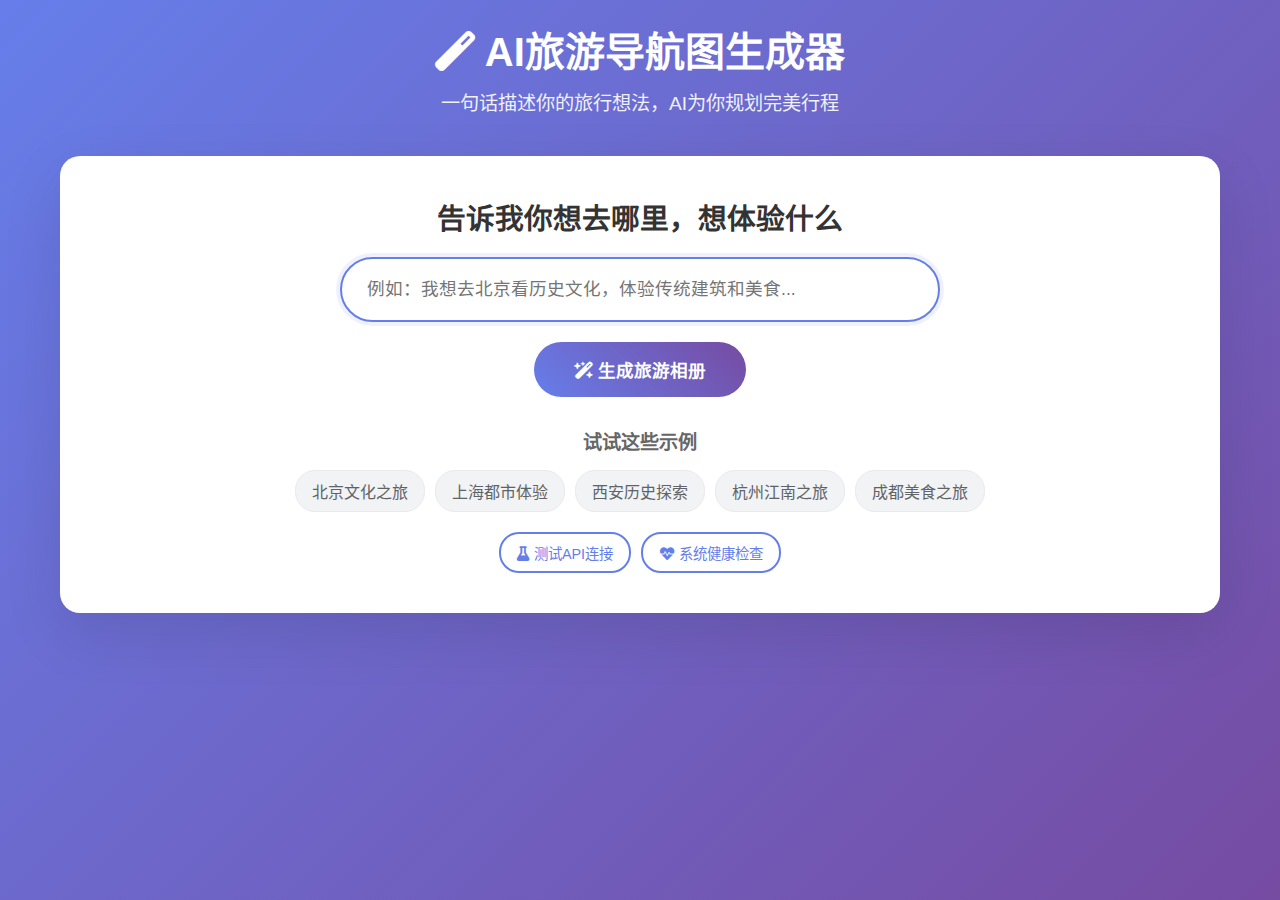
<file: album_generator.html>
<!DOCTYPE html>
<html lang="zh-CN">
<head>
    <meta charset="UTF-8">
    <meta name="viewport" content="width=device-width, initial-scale=1.0">
    <title>一句话生成旅游导航图 - AI智能旅游规划</title>
    <link href="https://cdnjs.cloudflare.com/ajax/libs/font-awesome/6.0.0/css/all.min.css" rel="stylesheet">
    <style>
        * {
            margin: 0;
            padding: 0;
            box-sizing: border-box;
        }

        body {
            font-family: -apple-system, BlinkMacSystemFont, 'Segoe UI', Roboto, 'Helvetica Neue', Arial, sans-serif;
            background: linear-gradient(135deg, #667eea 0%, #764ba2 100%);
            min-height: 100vh;
            color: #333;
        }

        .container {
            max-width: 1200px;
            margin: 0 auto;
            padding: 20px;
        }

        .header {
            text-align: center;
            color: white;
            margin-bottom: 40px;
        }

        .header h1 {
            font-size: 2.5em;
            margin-bottom: 10px;
            font-weight: 700;
        }

        .header p {
            font-size: 1.2em;
            opacity: 0.9;
        }

        .main-card {
            background: white;
            border-radius: 20px;
            box-shadow: 0 20px 60px rgba(0, 0, 0, 0.1);
            overflow: hidden;
            margin-bottom: 30px;
        }

        .input-section {
            padding: 40px;
            text-align: center;
        }

        .input-section h2 {
            font-size: 1.8em;
            margin-bottom: 20px;
            color: #333;
        }

        .input-container {
            position: relative;
            max-width: 600px;
            margin: 0 auto;
        }

        .prompt-input {
            width: 100%;
            padding: 20px 25px;
            font-size: 1.1em;
            border: 2px solid #e1e8ed;
            border-radius: 50px;
            outline: none;
            transition: all 0.3s ease;
            background: #f8f9fa;
        }

        .prompt-input:focus {
            border-color: #667eea;
            background: white;
            box-shadow: 0 0 0 4px rgba(102, 126, 234, 0.1);
        }

        .generate-btn {
            background: linear-gradient(45deg, #667eea, #764ba2);
            color: white;
            border: none;
            padding: 15px 40px;
            font-size: 1.1em;
            border-radius: 50px;
            cursor: pointer;
            margin-top: 20px;
            transition: all 0.3s ease;
            font-weight: 600;
        }

        .generate-btn:hover:not(:disabled) {
            transform: translateY(-2px);
            box-shadow: 0 10px 30px rgba(102, 126, 234, 0.3);
        }

        .generate-btn:disabled {
            opacity: 0.6;
            cursor: not-allowed;
        }

        .loading {
            display: none;
            margin-top: 20px;
        }

        .loading.active {
            display: block;
        }

        .spinner {
            display: inline-block;
            width: 30px;
            height: 30px;
            border: 3px solid #f3f3f3;
            border-top: 3px solid #667eea;
            border-radius: 50%;
            animation: spin 1s linear infinite;
            margin-right: 10px;
        }

        @keyframes spin {
            0% { transform: rotate(0deg); }
            100% { transform: rotate(360deg); }
        }

        .examples {
            margin-top: 30px;
            text-align: left;
        }

        .examples h3 {
            font-size: 1.2em;
            margin-bottom: 15px;
            color: #666;
            text-align: center;
        }

        .example-tags {
            display: flex;
            flex-wrap: wrap;
            gap: 10px;
            justify-content: center;
        }

        .example-tag {
            background: #f1f3f4;
            color: #5f6368;
            padding: 8px 16px;
            border-radius: 20px;
            cursor: pointer;
            transition: all 0.3s ease;
            border: 1px solid #e8eaed;
        }

        .example-tag:hover {
            background: #667eea;
            color: white;
            transform: translateY(-1px);
        }

        .result-section {
            display: none;
            padding: 40px;
            border-top: 1px solid #eee;
        }

        .result-section.active {
            display: block;
        }

        .album-header {
            text-align: center;
            margin-bottom: 30px;
        }

        .album-title {
            font-size: 2em;
            color: #333;
            margin-bottom: 10px;
        }

        .album-description {
            font-size: 1.1em;
            color: #666;
            line-height: 1.6;
        }

        .album-meta {
            display: flex;
            justify-content: center;
            gap: 30px;
            margin-top: 20px;
            flex-wrap: wrap;
        }

        .meta-item {
            display: flex;
            align-items: center;
            gap: 8px;
            color: #666;
        }

        .attractions-grid {
            display: grid;
            grid-template-columns: repeat(auto-fit, minmax(350px, 1fr));
            gap: 25px;
            margin-top: 30px;
        }

        .attraction-card {
            background: white;
            border-radius: 15px;
            overflow: hidden;
            box-shadow: 0 8px 25px rgba(0, 0, 0, 0.1);
            transition: all 0.3s ease;
            border: 1px solid #f0f0f0;
        }

        .attraction-card:hover {
            transform: translateY(-5px);
            box-shadow: 0 15px 40px rgba(0, 0, 0, 0.15);
        }

        .attraction-image {
            width: 100%;
            height: 200px;
            object-fit: cover;
            background: linear-gradient(45deg, #f0f0f0, #e0e0e0);
        }

        .attraction-content {
            padding: 20px;
        }

        .attraction-name {
            font-size: 1.3em;
            font-weight: 600;
            color: #333;
            margin-bottom: 8px;
        }

        .attraction-category {
            display: inline-block;
            background: #667eea;
            color: white;
            padding: 4px 12px;
            border-radius: 15px;
            font-size: 0.9em;
            margin-bottom: 15px;
        }

        .attraction-description {
            color: #666;
            line-height: 1.6;
            margin-bottom: 15px;
            display: -webkit-box;
            -webkit-line-clamp: 3;
            -webkit-box-orient: vertical;
            overflow: hidden;
        }

        .attraction-details {
            border-top: 1px solid #f0f0f0;
            padding-top: 15px;
            margin-top: 15px;
        }

        .detail-row {
            display: flex;
            justify-content: space-between;
            margin-bottom: 8px;
            font-size: 0.9em;
        }

        .detail-label {
            color: #888;
            font-weight: 500;
        }

        .detail-value {
            color: #333;
        }

        .actions {
            display: flex;
            gap: 15px;
            margin-top: 30px;
            justify-content: center;
        }

        .action-btn {
            padding: 12px 25px;
            border: none;
            border-radius: 25px;
            cursor: pointer;
            font-size: 1em;
            font-weight: 500;
            transition: all 0.3s ease;
        }

        .btn-primary {
            background: #667eea;
            color: white;
        }

        .btn-secondary {
            background: white;
            color: #667eea;
            border: 2px solid #667eea;
        }

        .action-btn:hover {
            transform: translateY(-2px);
            box-shadow: 0 8px 20px rgba(0, 0, 0, 0.15);
        }

        .error-message {
            background: #fee;
            color: #c33;
            padding: 15px;
            border-radius: 10px;
            margin-top: 20px;
            border: 1px solid #fcc;
            text-align: center;
        }

        .success-message {
            background: #efe;
            color: #363;
            padding: 15px;
            border-radius: 10px;
            margin-top: 20px;
            border: 1px solid #cfc;
            text-align: center;
        }

        @media (max-width: 768px) {
            .container {
                padding: 10px;
            }

            .header h1 {
                font-size: 2em;
            }

            .input-section {
                padding: 30px 20px;
            }

            .attractions-grid {
                grid-template-columns: 1fr;
            }

            .album-meta {
                flex-direction: column;
                gap: 15px;
            }
        }

        .processing-steps {
            display: none;
            margin-top: 20px;
            text-align: left;
        }

        .processing-steps.active {
            display: block;
        }

        .step {
            display: flex;
            align-items: center;
            margin-bottom: 10px;
            padding: 10px;
            border-radius: 8px;
            transition: all 0.3s ease;
        }

        .step.active {
            background: #f0f4ff;
            color: #667eea;
        }

        .step.completed {
            background: #f0fff4;
            color: #22c55e;
        }

        .step-icon {
            margin-right: 10px;
            width: 20px;
            text-align: center;
        }

        .quick-actions {
            display: flex;
            gap: 10px;
            margin-top: 20px;
            justify-content: center;
            flex-wrap: wrap;
        }

        .quick-btn {
            background: white;
            color: #667eea;
            border: 2px solid #667eea;
            padding: 8px 16px;
            border-radius: 20px;
            cursor: pointer;
            font-size: 0.9em;
            transition: all 0.3s ease;
        }

        .quick-btn:hover {
            background: #667eea;
            color: white;
        }
    </style>
</head>
<body>
    <div class="container">
        <div class="header">
            <h1><i class="fas fa-magic"></i> AI旅游导航图生成器</h1>
            <p>一句话描述你的旅行想法，AI为你规划完美行程</p>
        </div>

        <div class="main-card">
            <div class="input-section">
                <h2>告诉我你想去哪里，想体验什么</h2>
                <div class="input-container">
                    <input 
                        type="text" 
                        class="prompt-input" 
                        id="userPrompt" 
                        placeholder="例如：我想去北京看历史文化，体验传统建筑和美食..."
                        maxlength="200"
                    >
                    <button class="generate-btn" id="generateBtn">
                        <i class="fas fa-wand-magic-sparkles"></i> 生成旅游相册
                    </button>
                    
                    <div class="loading" id="loading">
                        <div class="spinner"></div>
                        <span>AI正在为您规划行程...</span>
                    </div>

                    <div class="processing-steps" id="processingSteps">
                        <div class="step" id="step1">
                            <div class="step-icon"><i class="fas fa-search"></i></div>
                            <span>需求分析师正在分析您的需求...</span>
                        </div>
                        <div class="step" id="step2">
                            <div class="step-icon"><i class="fas fa-map-marked-alt"></i></div>
                            <span>景点搜索专家正在寻找匹配的景点...</span>
                        </div>
                        <div class="step" id="step3">
                            <div class="step-icon"><i class="fas fa-pen-fancy"></i></div>
                            <span>内容创作者正在生成详细介绍...</span>
                        </div>
                        <div class="step" id="step4">
                            <div class="step-icon"><i class="fas fa-images"></i></div>
                            <span>媒体管理员正在获取图片资源...</span>
                        </div>
                        <div class="step" id="step5">
                            <div class="step-icon"><i class="fas fa-book"></i></div>
                            <span>相册组织者正在整理最终相册...</span>
                        </div>
                    </div>
                </div>

                <div class="examples">
                    <h3>试试这些示例</h3>
                    <div class="example-tags">
                        <div class="example-tag" onclick="fillExample('我想去北京体验传统文化，看故宫、长城，品尝老北京美食')">北京文化之旅</div>
                        <div class="example-tag" onclick="fillExample('想去上海感受现代都市魅力，看外滩夜景，逛南京路')">上海都市体验</div>
                        <div class="example-tag" onclick="fillExample('计划去西安探索古代历史，参观兵马俑、大雁塔，体验古城文化')">西安历史探索</div>
                        <div class="example-tag" onclick="fillExample('想去杭州享受江南风情，游西湖、品龙井茶，体验园林美景')">杭州江南之旅</div>
                        <div class="example-tag" onclick="fillExample('去成都品尝美食文化，看大熊猫，体验休闲慢生活')">成都美食之旅</div>
                    </div>
                </div>

                <div class="quick-actions">
                    <button class="quick-btn" onclick="testAPI()">
                        <i class="fas fa-flask"></i> 测试API连接
                    </button>
                    <button class="quick-btn" onclick="checkHealth()">
                        <i class="fas fa-heartbeat"></i> 系统健康检查
                    </button>
                </div>
            </div>

            <div class="result-section" id="resultSection">
                <div class="album-header">
                    <div class="album-title" id="albumTitle"></div>
                    <div class="album-description" id="albumDescription"></div>
                    <div class="album-meta" id="albumMeta"></div>
                </div>

                <div class="attractions-grid" id="attractionsGrid"></div>

                <div class="actions">
                    <button class="action-btn btn-primary" onclick="saveAlbum()">
                        <i class="fas fa-save"></i> 保存相册
                    </button>
                    <button class="action-btn btn-secondary" onclick="shareAlbum()">
                        <i class="fas fa-share"></i> 分享相册
                    </button>
                    <button class="action-btn btn-secondary" onclick="generateNew()">
                        <i class="fas fa-refresh"></i> 重新生成
                    </button>
                </div>
            </div>
        </div>

        <div id="messageArea"></div>
    </div>

    <script>
        let currentAlbum = null;
        let userId = null;

        // 获取API基础URL
        async function getAPIBaseURL() {
            try {
                const response = await fetch('/api/config/environment');
                const config = await response.json();
                return config.success ? config.api_base_url : 'http://localhost:8001';
            } catch (error) {
                console.error('获取API配置失败:', error);
                return 'http://localhost:8001';
            }
        }

        // 填充示例
        function fillExample(text) {
            document.getElementById('userPrompt').value = text;
        }

        // 生成用户ID
        function generateUserId() {
            if (!userId) {
                userId = 'user_' + Math.random().toString(36).substr(2, 9);
            }
            return userId;
        }

        // 显示消息
        function showMessage(message, type = 'info') {
            const messageArea = document.getElementById('messageArea');
            const messageDiv = document.createElement('div');
            messageDiv.className = type === 'error' ? 'error-message' : 'success-message';
            messageDiv.innerHTML = `<i class="fas fa-${type === 'error' ? 'exclamation-circle' : 'check-circle'}"></i> ${message}`;
            
            messageArea.appendChild(messageDiv);
            
            setTimeout(() => {
                messageDiv.remove();
            }, 5000);
        }

        // 模拟处理步骤
        function simulateProcessingSteps() {
            const steps = ['step1', 'step2', 'step3', 'step4', 'step5'];
            let currentStep = 0;

            const interval = setInterval(() => {
                if (currentStep > 0) {
                    document.getElementById(steps[currentStep - 1]).classList.remove('active');
                    document.getElementById(steps[currentStep - 1]).classList.add('completed');
                }
                
                if (currentStep < steps.length) {
                    document.getElementById(steps[currentStep]).classList.add('active');
                    currentStep++;
                } else {
                    clearInterval(interval);
                    // 最后一步完成
                    document.getElementById(steps[steps.length - 1]).classList.remove('active');
                    document.getElementById(steps[steps.length - 1]).classList.add('completed');
                }
            }, 2000);

            return interval;
        }

        // 重置处理步骤
        function resetProcessingSteps() {
            const steps = ['step1', 'step2', 'step3', 'step4', 'step5'];
            steps.forEach(stepId => {
                const step = document.getElementById(stepId);
                step.classList.remove('active', 'completed');
            });
        }

        // 生成相册
        async function generateAlbum() {
            const userPrompt = document.getElementById('userPrompt').value.trim();
            
            if (!userPrompt) {
                showMessage('请输入您的旅行想法', 'error');
                return;
            }

            const generateBtn = document.getElementById('generateBtn');
            const loading = document.getElementById('loading');
            const processingSteps = document.getElementById('processingSteps');
            const resultSection = document.getElementById('resultSection');

            // 显示加载状态
            generateBtn.disabled = true;
            loading.classList.add('active');
            processingSteps.classList.add('active');
            resultSection.classList.remove('active');
            resetProcessingSteps();

            // 开始模拟处理步骤
            const stepInterval = simulateProcessingSteps();

            try {
                const apiBaseURL = await getAPIBaseURL();
                const response = await fetch(`${apiBaseURL}/api/generate-album`, {
                    method: 'POST',
                    headers: {
                        'Content-Type': 'application/json',
                    },
                    body: JSON.stringify({
                        user_prompt: userPrompt,
                        user_id: generateUserId(),
                        language: 'zh-CN'
                    })
                });

                const result = await response.json();

                if (result.success && result.album) {
                    currentAlbum = result.album;
                    displayAlbum(result.album);
                    showMessage('相册生成成功！', 'success');
                } else {
                    throw new Error(result.error || '生成失败');
                }

            } catch (error) {
                console.error('生成相册失败:', error);
                showMessage(`生成失败: ${error.message}`, 'error');
            } finally {
                // 清理加载状态
                clearInterval(stepInterval);
                generateBtn.disabled = false;
                loading.classList.remove('active');
                processingSteps.classList.remove('active');
                
                // 完成所有步骤
                setTimeout(() => {
                    const steps = ['step1', 'step2', 'step3', 'step4', 'step5'];
                    steps.forEach(stepId => {
                        const step = document.getElementById(stepId);
                        step.classList.remove('active');
                        step.classList.add('completed');
                    });
                }, 500);
            }
        }

        // 显示相册
        function displayAlbum(album) {
            const resultSection = document.getElementById('resultSection');
            const albumTitle = document.getElementById('albumTitle');
            const albumDescription = document.getElementById('albumDescription');
            const albumMeta = document.getElementById('albumMeta');
            const attractionsGrid = document.getElementById('attractionsGrid');

            // 显示相册标题和描述
            albumTitle.textContent = album.title || '未命名相册';
            albumDescription.textContent = album.description || '暂无描述';

            // 显示元数据
            const metadata = album.metadata || {};
            albumMeta.innerHTML = `
                <div class="meta-item">
                    <i class="fas fa-map-marker-alt"></i>
                    <span>${metadata.total_attractions || 0} 个景点</span>
                </div>
                <div class="meta-item">
                    <i class="fas fa-clock"></i>
                    <span>${metadata.estimated_duration || '待定'}</span>
                </div>
                <div class="meta-item">
                    <i class="fas fa-star"></i>
                    <span>${metadata.difficulty_level || '轻松'}</span>
                </div>
                <div class="meta-item">
                    <i class="fas fa-wallet"></i>
                    <span>${metadata.budget_estimate || '待估算'}</span>
                </div>
            `;

            // 显示景点列表
            attractionsGrid.innerHTML = '';
            const attractions = album.attractions || [];
            
            attractions.forEach(attraction => {
                const attractionCard = createAttractionCard(attraction);
                attractionsGrid.appendChild(attractionCard);
            });

            // 显示结果区域
            resultSection.classList.add('active');
            resultSection.scrollIntoView({ behavior: 'smooth' });
        }

        // 创建景点卡片
        function createAttractionCard(attraction) {
            const card = document.createElement('div');
            card.className = 'attraction-card';

            const imageUrl = attraction.image || attraction.images?.[0]?.url || 'https://images.unsplash.com/photo-1506905925346-21bda4d32df4?w=400';
            
            card.innerHTML = `
                <img src="${imageUrl}" alt="${attraction.name}" class="attraction-image" 
                     onerror="this.src='https://images.unsplash.com/photo-1506905925346-21bda4d32df4?w=400'">
                <div class="attraction-content">
                    <div class="attraction-name">${attraction.name || '未知景点'}</div>
                    <div class="attraction-category">${attraction.category || '景点'}</div>
                    <div class="attraction-description">
                        ${attraction.detailed_description || attraction.description || '暂无描述'}
                    </div>
                    <div class="attraction-details">
                        <div class="detail-row">
                            <span class="detail-label">开放时间</span>
                            <span class="detail-value">${attraction.opening_hours || '详询景点'}</span>
                        </div>
                        <div class="detail-row">
                            <span class="detail-label">门票价格</span>
                            <span class="detail-value">${attraction.ticket_price || '详询景点'}</span>
                        </div>
                        <div class="detail-row">
                            <span class="detail-label">预订方式</span>
                            <span class="detail-value">${attraction.booking_method || '现场购票'}</span>
                        </div>
                        ${attraction.best_time ? `
                        <div class="detail-row">
                            <span class="detail-label">最佳时间</span>
                            <span class="detail-value">${attraction.best_time}</span>
                        </div>
                        ` : ''}
                    </div>
                </div>
            `;

            return card;
        }

        // 保存相册
        async function saveAlbum() {
            if (!currentAlbum) {
                showMessage('没有可保存的相册', 'error');
                return;
            }

            try {
                const apiBaseURL = await getAPIBaseURL();
                const response = await fetch(`${apiBaseURL}/api/save-album`, {
                    method: 'POST',
                    headers: {
                        'Content-Type': 'application/json',
                    },
                    body: JSON.stringify({
                        album_data: currentAlbum,
                        user_id: generateUserId(),
                        access_level: 'public'
                    })
                });

                const result = await response.json();

                if (result.success) {
                    showMessage('相册保存成功！', 'success');
                } else {
                    throw new Error(result.error || '保存失败');
                }

            } catch (error) {
                console.error('保存相册失败:', error);
                showMessage(`保存失败: ${error.message}`, 'error');
            }
        }

        // 分享相册
        function shareAlbum() {
            if (!currentAlbum) {
                showMessage('没有可分享的相册', 'error');
                return;
            }

            const shareData = {
                title: currentAlbum.title || '我的旅游相册',
                text: currentAlbum.description || '来看看我的AI生成的旅游规划！',
                url: window.location.href
            };

            if (navigator.share) {
                navigator.share(shareData);
            } else {
                // 备用分享方式
                const shareText = `${shareData.title}\n${shareData.text}\n${shareData.url}`;
                navigator.clipboard.writeText(shareText).then(() => {
                    showMessage('分享链接已复制到剪贴板！', 'success');
                });
            }
        }

        // 重新生成
        function generateNew() {
            document.getElementById('userPrompt').value = '';
            document.getElementById('resultSection').classList.remove('active');
            currentAlbum = null;
            document.getElementById('userPrompt').focus();
        }

        // 测试API连接
        async function testAPI() {
            try {
                const apiBaseURL = await getAPIBaseURL();
                const response = await fetch(`${apiBaseURL}/api/health`);
                const result = await response.json();

                if (result.status === 'healthy') {
                    showMessage('API连接正常', 'success');
                } else {
                    showMessage('API连接异常', 'error');
                }
            } catch (error) {
                showMessage('无法连接到API服务', 'error');
            }
        }

        // 系统健康检查
        async function checkHealth() {
            try {
                const apiBaseURL = await getAPIBaseURL();
                const response = await fetch(`${apiBaseURL}/api/camel-health`);
                const result = await response.json();

                if (result.success && result.data.overall === 'healthy') {
                    showMessage('所有系统运行正常', 'success');
                } else {
                    showMessage('部分系统存在问题', 'error');
                }
            } catch (error) {
                showMessage('健康检查失败', 'error');
            }
        }

        // 事件监听
        document.getElementById('generateBtn').addEventListener('click', generateAlbum);
        
        document.getElementById('userPrompt').addEventListener('keypress', function(e) {
            if (e.key === 'Enter') {
                generateAlbum();
            }
        });

        // 页面加载完成后的初始化
        document.addEventListener('DOMContentLoaded', function() {
            document.getElementById('userPrompt').focus();
        });
    </script>
</body>
</html>
</file>
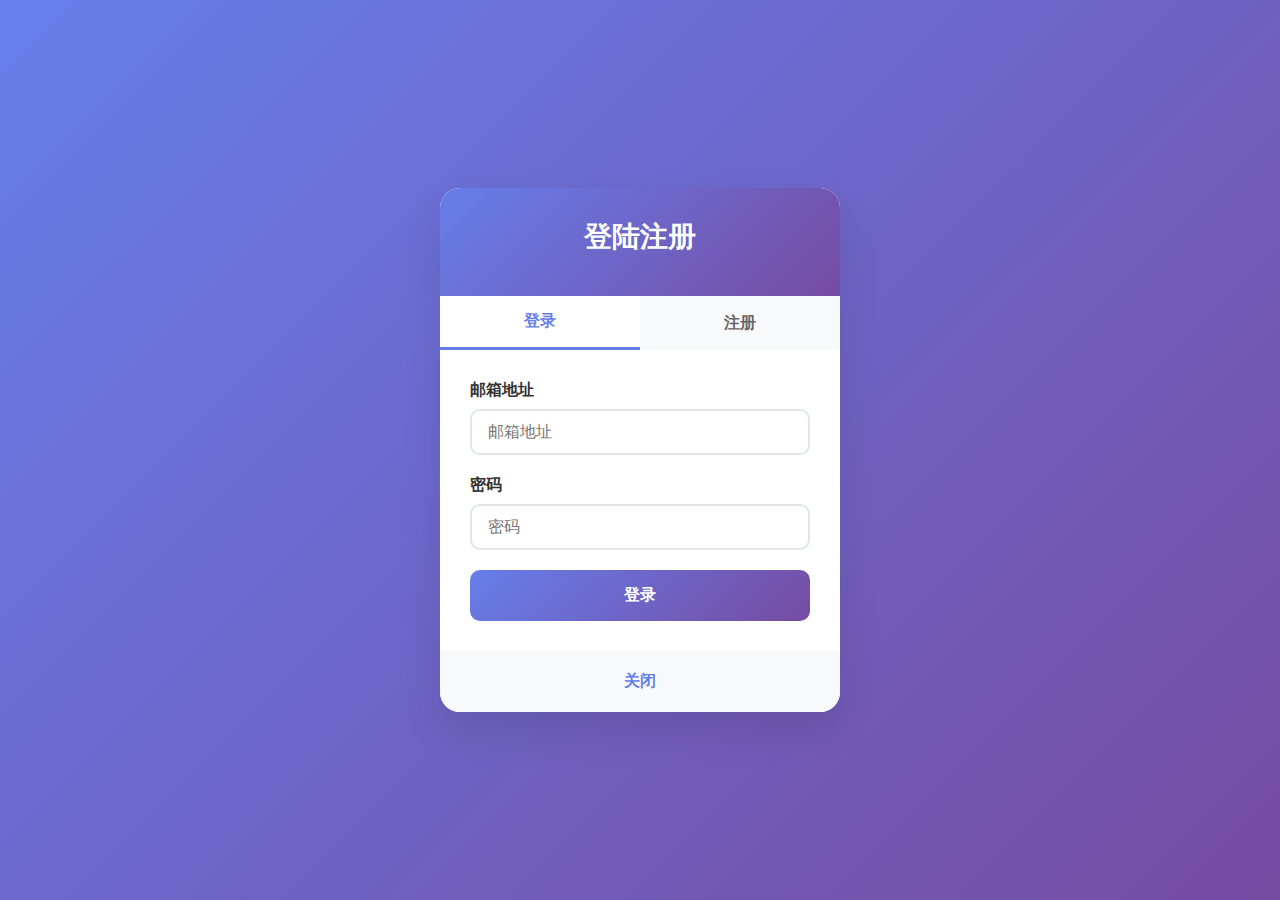
<file: auth-modal.html>
<!DOCTYPE html>
<html lang="zh">
<head>
    <meta charset="UTF-8">
    <meta name="viewport" content="width=device-width, initial-scale=1.0">
    <title>登陆注册 - spot.gitagent.io</title>
    <style>
        * {
            margin: 0;
            padding: 0;
            box-sizing: border-box;
        }

        body {
            font-family: -apple-system, BlinkMacSystemFont, 'Segoe UI', Roboto, sans-serif;
            background: linear-gradient(135deg, #667eea 0%, #764ba2 100%);
            min-height: 100vh;
            display: flex;
            align-items: center;
            justify-content: center;
            position: relative;
            z-index: 10070;
        }

        .auth-container {
            background: white;
            border-radius: 20px;
            box-shadow: 0 20px 40px rgba(0,0,0,0.1);
            overflow: hidden;
            width: 100%;
            max-width: 400px;
            margin: 20px;
        }

        .auth-header {
            background: linear-gradient(135deg, #667eea 0%, #764ba2 100%);
            color: white;
            padding: 30px;
            text-align: center;
        }

        .auth-header h1 {
            font-size: 28px;
            margin-bottom: 10px;
            font-weight: 700;
        }

        .auth-header p {
            opacity: 0.9;
            font-size: 16px;
        }

        .auth-header h2 {
            font-size: 20px;
            margin-top: 10px;
            font-weight: 600;
            opacity: 0.95;
        }

        .auth-tabs {
            display: flex;
            background: #f8f9fa;
        }

        .tab-button {
            flex: 1;
            padding: 15px;
            border: none;
            background: transparent;
            cursor: pointer;
            font-size: 16px;
            font-weight: 600;
            color: #666;
            transition: all 0.3s ease;
        }

        .tab-button.active {
            background: white;
            color: #667eea;
            border-bottom: 3px solid #667eea;
        }

        .auth-content {
            padding: 30px;
        }

        .form-group {
            margin-bottom: 20px;
        }

        .form-group label {
            display: block;
            margin-bottom: 8px;
            font-weight: 600;
            color: #333;
        }

        .form-group input {
            width: 100%;
            padding: 12px 16px;
            border: 2px solid #e1e5e9;
            border-radius: 10px;
            font-size: 16px;
            transition: border-color 0.3s ease;
        }

        .form-group input:focus {
            outline: none;
            border-color: #667eea;
        }

        .auth-button {
            width: 100%;
            padding: 15px;
            background: linear-gradient(135deg, #667eea 0%, #764ba2 100%);
            color: white;
            border: none;
            border-radius: 10px;
            font-size: 16px;
            font-weight: 600;
            cursor: pointer;
            transition: transform 0.2s ease;
        }

        .auth-button:hover {
            transform: translateY(-2px);
        }

        .auth-button:disabled {
            opacity: 0.6;
            cursor: not-allowed;
            transform: none;
        }

        .auth-footer {
            text-align: center;
            padding: 20px 30px;
            background: #f8f9fa;
            color: #666;
        }

        .auth-footer a {
            color: #667eea;
            text-decoration: none;
            font-weight: 600;
        }

        .error-message {
            background: #fee;
            color: #c33;
            padding: 10px;
            border-radius: 8px;
            margin-bottom: 20px;
            border: 1px solid #fcc;
        }

        .success-message {
            background: #efe;
            color: #3c3;
            padding: 10px;
            border-radius: 8px;
            margin-bottom: 20px;
            border: 1px solid #cfc;
        }

        .loading {
            display: inline-block;
            width: 20px;
            height: 20px;
            border: 3px solid #f3f3f3;
            border-top: 3px solid #667eea;
            border-radius: 50%;
            animation: spin 1s linear infinite;
        }

        @keyframes spin {
            0% { transform: rotate(0deg); }
            100% { transform: rotate(360deg); }
        }

        .hidden {
            display: none;
        }

    </style>
</head>
<body>
    <div class="auth-container">
        <div class="auth-header">
            <h1 id="auth-title">登陆注册</h1>
        </div>


        <div class="auth-tabs">
            <button class="tab-button active" onclick="switchTab('login')" id="login-tab">登录</button>
            <button class="tab-button" onclick="switchTab('register')" id="register-tab">注册</button>
        </div>

        <div class="auth-content">
            <div id="error-message" class="error-message hidden"></div>
            <div id="success-message" class="success-message hidden"></div>

            <!-- 登录表单 -->
            <form id="login-form" class="auth-form">
                <div class="form-group">
                    <label for="login-email" id="login-email-label">邮箱地址</label>
                    <input type="email" id="login-email" name="email" required>
                </div>
                <div class="form-group">
                    <label for="login-password" id="login-password-label">密码</label>
                    <input type="password" id="login-password" name="password" required>
                </div>
                <button type="submit" class="auth-button" id="login-button">
                    <span id="login-text">登录</span>
                    <div class="loading hidden" id="login-loading"></div>
                </button>
            </form>

            <!-- 注册表单 -->
            <form id="register-form" class="auth-form hidden">
                <div class="form-group">
                    <label for="register-username" id="register-username-label">用户名</label>
                    <input type="text" id="register-username" name="username" required>
                </div>
                <div class="form-group">
                    <label for="register-email" id="register-email-label">邮箱地址</label>
                    <input type="email" id="register-email" name="email" required>
                </div>
                <div class="form-group">
                    <label for="register-password" id="register-password-label">密码</label>
                    <input type="password" id="register-password" name="password" required>
                </div>
                <div class="form-group">
                    <label for="register-confirm-password" id="register-confirm-password-label">确认密码</label>
                    <input type="password" id="register-confirm-password" name="confirm_password" required>
                </div>
                <button type="submit" class="auth-button" id="register-button">
                    <span id="register-text">注册</span>
                    <div class="loading hidden" id="register-loading"></div>
                </button>
            </form>
        </div>

        <div class="auth-footer">
            <a href="#" onclick="closeModal()" id="close-modal-link">关闭</a>
        </div>
    </div>

    <script src="i18n/index.js"></script>
    <script>
        // 多语言支持
        const translations = {
            zh: {
                appTitle: "spot.gitagent.io",
                appSubtitle: "Discover your next spot!",
                authTitle: "登陆注册",
                login: "登录",
                register: "注册",
                emailLabel: "邮箱地址",
                passwordLabel: "密码",
                confirmPasswordLabel: "确认密码",
                usernameLabel: "用户名",
                emailPlaceholder: "邮箱地址",
                passwordPlaceholder: "密码",
                confirmPasswordPlaceholder: "确认密码",
                usernamePlaceholder: "用户名",
                welcomeBack: "欢迎回来",
                joinUs: "加入我们",
                close: "关闭",
                loginSuccess: "登录成功！",
                registerSuccess: "注册成功！",
                loginFailed: "登录失败，请重试",
                registerFailed: "注册失败",
                passwordMismatch: "两次输入的密码不一致",
                emailAlreadyRegistered: "该邮箱已注册，请直接登录",
                invalidCredentials: "邮箱或密码错误，请检查后重试"
            },
            en: {
                appTitle: "spot.gitagent.io",
                appSubtitle: "Discover your next spot!",
                authTitle: "Login & Register",
                login: "Login",
                register: "Register",
                emailLabel: "Email Address",
                passwordLabel: "Password",
                confirmPasswordLabel: "Confirm Password",
                usernameLabel: "Username",
                emailPlaceholder: "Email Address",
                passwordPlaceholder: "Password",
                confirmPasswordPlaceholder: "Confirm Password",
                usernamePlaceholder: "Username",
                welcomeBack: "Welcome Back",
                joinUs: "Join Us",
                close: "Close",
                loginSuccess: "Login successful!",
                registerSuccess: "Registration successful!",
                loginFailed: "Login failed, please try again",
                registerFailed: "Registration failed",
                passwordMismatch: "Passwords do not match",
                emailAlreadyRegistered: "Email already registered, please sign in directly",
                invalidCredentials: "Invalid email or password, please check and try again"
            },
            es: {
                appTitle: "spot.gitagent.io",
                appSubtitle: "Discover your next spot!",
                authTitle: "Iniciar Sesión y Registrarse",
                login: "Iniciar Sesión",
                register: "Registrarse",
                emailPlaceholder: "Dirección de Email",
                passwordPlaceholder: "Contraseña",
                confirmPasswordPlaceholder: "Confirmar Contraseña",
                usernamePlaceholder: "Nombre de Usuario",
                welcomeBack: "Bienvenido de Vuelta",
                joinUs: "Únete a Nosotros",
                backToHome: "Volver al Inicio",
                loginSuccess: "¡Inicio de sesión exitoso!",
                registerSuccess: "¡Registro exitoso!",
                loginFailed: "Error al iniciar sesión, inténtalo de nuevo",
                registerFailed: "Error en el registro",
                passwordMismatch: "Las contraseñas no coinciden",
                emailAlreadyRegistered: "El email ya está registrado, inicia sesión directamente",
                invalidCredentials: "Email o contraseña inválidos, verifica e inténtalo de nuevo"
            },
            fr: {
                appTitle: "spot.gitagent.io",
                appSubtitle: "Discover your next spot!",
                authTitle: "Connexion et Inscription",
                login: "Connexion",
                register: "Inscription",
                emailPlaceholder: "Adresse Email",
                passwordPlaceholder: "Mot de Passe",
                confirmPasswordPlaceholder: "Confirmer le Mot de Passe",
                usernamePlaceholder: "Nom d'Utilisateur",
                welcomeBack: "Bon Retour",
                joinUs: "Rejoignez-Nous",
                backToHome: "Retour à l'Accueil",
                loginSuccess: "Connexion réussie !",
                registerSuccess: "Inscription réussie !",
                loginFailed: "Échec de la connexion, réessayez",
                registerFailed: "Échec de l'inscription",
                passwordMismatch: "Les mots de passe ne correspondent pas",
                emailAlreadyRegistered: "L'email est déjà enregistré, connectez-vous directement",
                invalidCredentials: "Email ou mot de passe invalide, vérifiez et réessayez"
            },
            de: {
                appTitle: "spot.gitagent.io",
                appSubtitle: "Discover your next spot!",
                authTitle: "Anmelden und Registrieren",
                login: "Anmelden",
                register: "Registrieren",
                emailPlaceholder: "E-Mail-Adresse",
                passwordPlaceholder: "Passwort",
                confirmPasswordPlaceholder: "Passwort Bestätigen",
                usernamePlaceholder: "Benutzername",
                welcomeBack: "Willkommen Zurück",
                joinUs: "Treten Sie Uns Bei",
                backToHome: "Zurück zur Startseite",
                loginSuccess: "Anmeldung erfolgreich!",
                registerSuccess: "Registrierung erfolgreich!",
                loginFailed: "Anmeldung fehlgeschlagen, versuchen Sie es erneut",
                registerFailed: "Registrierung fehlgeschlagen",
                passwordMismatch: "Passwörter stimmen nicht überein",
                emailAlreadyRegistered: "E-Mail bereits registriert, melden Sie sich direkt an",
                invalidCredentials: "Ungültige E-Mail oder Passwort, überprüfen und versuchen Sie es erneut"
            },
            ja: {
                appTitle: "spot.gitagent.io",
                appSubtitle: "Discover your next spot!",
                authTitle: "ログイン・新規登録",
                login: "ログイン",
                register: "新規登録",
                emailPlaceholder: "メールアドレス",
                passwordPlaceholder: "パスワード",
                confirmPasswordPlaceholder: "パスワード確認",
                usernamePlaceholder: "ユーザー名",
                welcomeBack: "おかえりなさい",
                joinUs: "参加する",
                backToHome: "ホームに戻る",
                loginSuccess: "ログイン成功！",
                registerSuccess: "登録成功！",
                loginFailed: "ログインに失敗しました、再試行してください",
                registerFailed: "登録に失敗しました",
                passwordMismatch: "パスワードが一致しません",
                emailAlreadyRegistered: "このメールは既に登録されています、直接ログインしてください",
                invalidCredentials: "メールまたはパスワードが無効です、確認して再試行してください"
            },
            ko: {
                appTitle: "spot.gitagent.io",
                appSubtitle: "Discover your next spot!",
                authTitle: "로그인 및 회원가입",
                login: "로그인",
                register: "회원가입",
                emailPlaceholder: "이메일 주소",
                passwordPlaceholder: "비밀번호",
                confirmPasswordPlaceholder: "비밀번호 확인",
                usernamePlaceholder: "사용자명",
                welcomeBack: "다시 오신 것을 환영합니다",
                joinUs: "함께하세요",
                backToHome: "홈으로 돌아가기",
                loginSuccess: "로그인 성공!",
                registerSuccess: "회원가입 성공!",
                loginFailed: "로그인에 실패했습니다, 다시 시도해주세요",
                registerFailed: "회원가입에 실패했습니다",
                passwordMismatch: "비밀번호가 일치하지 않습니다",
                emailAlreadyRegistered: "이미 등록된 이메일입니다, 직접 로그인해주세요",
                invalidCredentials: "이메일 또는 비밀번호가 잘못되었습니다, 확인 후 다시 시도해주세요"
            },
            it: {
                appTitle: "spot.gitagent.io",
                appSubtitle: "Discover your next spot!",
                authTitle: "Accedi e Registrati",
                login: "Accedi",
                register: "Registrati",
                emailPlaceholder: "Indirizzo Email",
                passwordPlaceholder: "Password",
                confirmPasswordPlaceholder: "Conferma Password",
                usernamePlaceholder: "Nome Utente",
                welcomeBack: "Bentornato",
                joinUs: "Unisciti a Noi",
                backToHome: "Torna alla Home",
                loginSuccess: "Accesso riuscito!",
                registerSuccess: "Registrazione riuscita!",
                loginFailed: "Accesso fallito, riprova",
                registerFailed: "Registrazione fallita",
                passwordMismatch: "Le password non corrispondono",
                emailAlreadyRegistered: "Email già registrata, accedi direttamente",
                invalidCredentials: "Email o password non valide, controlla e riprova"
            },
            pt: {
                appTitle: "spot.gitagent.io",
                appSubtitle: "Discover your next spot!",
                authTitle: "Entrar e Registrar",
                login: "Entrar",
                register: "Registrar",
                emailPlaceholder: "Endereço de Email",
                passwordPlaceholder: "Senha",
                confirmPasswordPlaceholder: "Confirmar Senha",
                usernamePlaceholder: "Nome de Usuário",
                welcomeBack: "Bem-vindo de Volta",
                joinUs: "Junte-se a Nós",
                backToHome: "Voltar ao Início",
                loginSuccess: "Login bem-sucedido!",
                registerSuccess: "Registro bem-sucedido!",
                loginFailed: "Falha no login, tente novamente",
                registerFailed: "Falha no registro",
                passwordMismatch: "As senhas não coincidem",
                emailAlreadyRegistered: "Email já registrado, faça login diretamente",
                invalidCredentials: "Email ou senha inválidos, verifique e tente novamente"
            },
            ru: {
                appTitle: "spot.gitagent.io",
                appSubtitle: "Discover your next spot!",
                authTitle: "Вход и Регистрация",
                login: "Войти",
                register: "Регистрация",
                emailPlaceholder: "Адрес Email",
                passwordPlaceholder: "Пароль",
                confirmPasswordPlaceholder: "Подтвердить Пароль",
                usernamePlaceholder: "Имя Пользователя",
                welcomeBack: "Добро Пожаловать",
                joinUs: "Присоединяйтесь",
                backToHome: "Вернуться на Главную",
                loginSuccess: "Вход выполнен успешно!",
                registerSuccess: "Регистрация прошла успешно!",
                loginFailed: "Ошибка входа, попробуйте снова",
                registerFailed: "Ошибка регистрации",
                passwordMismatch: "Пароли не совпадают",
                emailAlreadyRegistered: "Email уже зарегистрирован, войдите напрямую",
                invalidCredentials: "Неверный email или пароль, проверьте и попробуйте снова"
            },
            ar: {
                appTitle: "spot.gitagent.io",
                appSubtitle: "Discover your next spot!",
                authTitle: "تسجيل الدخول والتسجيل",
                login: "تسجيل الدخول",
                register: "التسجيل",
                emailPlaceholder: "عنوان البريد الإلكتروني",
                passwordPlaceholder: "كلمة المرور",
                confirmPasswordPlaceholder: "تأكيد كلمة المرور",
                usernamePlaceholder: "اسم المستخدم",
                welcomeBack: "مرحباً بعودتك",
                joinUs: "انضم إلينا",
                backToHome: "العودة للصفحة الرئيسية",
                loginSuccess: "تم تسجيل الدخول بنجاح!",
                registerSuccess: "تم التسجيل بنجاح!",
                loginFailed: "فشل تسجيل الدخول، يرجى المحاولة مرة أخرى",
                registerFailed: "فشل التسجيل",
                passwordMismatch: "كلمات المرور غير متطابقة",
                emailAlreadyRegistered: "البريد الإلكتروني مسجل بالفعل، يرجى تسجيل الدخول مباشرة",
                invalidCredentials: "البريد الإلكتروني أو كلمة المرور غير صحيحة، يرجى التحقق والمحاولة مرة أخرى"
            },
            hi: {
                appTitle: "spot.gitagent.io",
                appSubtitle: "Discover your next spot!",
                authTitle: "लॉग इन और रजिस्टर",
                login: "लॉग इन",
                register: "रजिस्टर",
                emailPlaceholder: "ईमेल पता",
                passwordPlaceholder: "पासवर्ड",
                confirmPasswordPlaceholder: "पासवर्ड की पुष्टि करें",
                usernamePlaceholder: "उपयोगकर्ता नाम",
                welcomeBack: "वापस स्वागत है",
                joinUs: "हमसे जुड़ें",
                backToHome: "होम पर वापस जाएं",
                loginSuccess: "लॉग इन सफल!",
                registerSuccess: "रजिस्ट्रेशन सफल!",
                loginFailed: "लॉग इन असफल, कृपया पुनः प्रयास करें",
                registerFailed: "रजिस्ट्रेशन असफल",
                passwordMismatch: "पासवर्ड मेल नहीं खाते",
                emailAlreadyRegistered: "ईमेल पहले से पंजीकृत है, कृपया सीधे लॉग इन करें",
                invalidCredentials: "अमान्य ईमेल या पासवर्ड, कृपया जांच करें और पुनः प्रयास करें"
            },
            tr: {
                appTitle: "spot.gitagent.io",
                appSubtitle: "Discover your next spot!",
                authTitle: "Giriş ve Kayıt",
                login: "Giriş Yap",
                register: "Kayıt Ol",
                emailPlaceholder: "E-posta Adresi",
                passwordPlaceholder: "Şifre",
                confirmPasswordPlaceholder: "Şifreyi Onayla",
                usernamePlaceholder: "Kullanıcı Adı",
                welcomeBack: "Tekrar Hoş Geldiniz",
                joinUs: "Bize Katılın",
                backToHome: "Ana Sayfaya Dön",
                loginSuccess: "Giriş başarılı!",
                registerSuccess: "Kayıt başarılı!",
                loginFailed: "Giriş başarısız, lütfen tekrar deneyin",
                registerFailed: "Kayıt başarısız",
                passwordMismatch: "Şifreler eşleşmiyor",
                emailAlreadyRegistered: "E-posta zaten kayıtlı, lütfen doğrudan giriş yapın",
                invalidCredentials: "Geçersiz e-posta veya şifre, lütfen kontrol edin ve tekrar deneyin"
            },
            nl: {
                appTitle: "spot.gitagent.io",
                appSubtitle: "Discover your next spot!",
                authTitle: "Inloggen en Registreren",
                login: "Inloggen",
                register: "Registreren",
                emailPlaceholder: "E-mailadres",
                passwordPlaceholder: "Wachtwoord",
                confirmPasswordPlaceholder: "Wachtwoord Bevestigen",
                usernamePlaceholder: "Gebruikersnaam",
                welcomeBack: "Welkom Terug",
                joinUs: "Doe Mee",
                backToHome: "Terug naar Home",
                loginSuccess: "Inloggen succesvol!",
                registerSuccess: "Registratie succesvol!",
                loginFailed: "Inloggen mislukt, probeer opnieuw",
                registerFailed: "Registratie mislukt",
                passwordMismatch: "Wachtwoorden komen niet overeen",
                emailAlreadyRegistered: "E-mail al geregistreerd, log direct in",
                invalidCredentials: "Ongeldig e-mail of wachtwoord, controleer en probeer opnieuw"
            },
            he: {
                appTitle: "spot.gitagent.io",
                appSubtitle: "Discover your next spot!",
                authTitle: "התחברות והרשמה",
                login: "התחבר",
                register: "הירשם",
                emailPlaceholder: "כתובת אימייל",
                passwordPlaceholder: "סיסמה",
                confirmPasswordPlaceholder: "אשר סיסמה",
                usernamePlaceholder: "שם משתמש",
                welcomeBack: "ברוך השב",
                joinUs: "הצטרף אלינו",
                backToHome: "חזור לעמוד הבית",
                loginSuccess: "התחברות הצליחה!",
                registerSuccess: "הרשמה הצליחה!",
                loginFailed: "התחברות נכשלה, נסה שוב",
                registerFailed: "הרשמה נכשלה",
                passwordMismatch: "הסיסמאות אינן תואמות",
                emailAlreadyRegistered: "האימייל כבר רשום, התחבר ישירות",
                invalidCredentials: "אימייל או סיסמה לא תקינים, בדוק ונסה שוב"
            },
            bg: {
                appTitle: "spot.gitagent.io",
                appSubtitle: "Discover your next spot!",
                authTitle: "Вход и Регистрация",
                login: "Вход",
                register: "Регистрация",
                emailPlaceholder: "Имейл адрес",
                passwordPlaceholder: "Парола",
                confirmPasswordPlaceholder: "Потвърди парола",
                usernamePlaceholder: "Потребителско име",
                welcomeBack: "Добре дошли отново",
                joinUs: "Присъединете се",
                backToHome: "Обратно към началото",
                loginSuccess: "Входът е успешен!",
                registerSuccess: "Регистрацията е успешна!",
                loginFailed: "Входът неуспешен, опитайте отново",
                registerFailed: "Регистрацията неуспешна",
                passwordMismatch: "Паролите не съвпадат",
                emailAlreadyRegistered: "Имейлът вече е регистриран, влезте директно",
                invalidCredentials: "Невалиден имейл или парола, проверете и опитайте отново"
            }
        };

        // 设置翻译
        window.translations = translations;

        // 当前语言
        let currentLanguage = 'zh';

        // 初始化
        document.addEventListener('DOMContentLoaded', function() {
            initializeLanguage();
            setupEventListeners();
            setupLanguageSync();
        });

        function initializeLanguage() {
            // 从父窗口获取当前语言
            currentLanguage = window.parent ? window.parent.currentLanguage || 'zh' : 'zh';
            updateLanguageUI();
        }

        function updateLanguageUI() {
            const t = translations[currentLanguage] || translations['zh'];
            
            document.getElementById('auth-title').textContent = t.authTitle;
            document.getElementById('login-tab').textContent = t.login;
            document.getElementById('register-tab').textContent = t.register;
            
            // 更新标签文字
            document.getElementById('login-email-label').textContent = t.emailLabel;
            document.getElementById('login-password-label').textContent = t.passwordLabel;
            document.getElementById('register-username-label').textContent = t.usernameLabel;
            document.getElementById('register-email-label').textContent = t.emailLabel;
            document.getElementById('register-password-label').textContent = t.passwordLabel;
            document.getElementById('register-confirm-password-label').textContent = t.confirmPasswordLabel;
            
            // 更新占位符
            document.getElementById('login-email').placeholder = t.emailPlaceholder;
            document.getElementById('login-password').placeholder = t.passwordPlaceholder;
            document.getElementById('register-username').placeholder = t.usernamePlaceholder;
            document.getElementById('register-email').placeholder = t.emailPlaceholder;
            document.getElementById('register-password').placeholder = t.passwordPlaceholder;
            document.getElementById('register-confirm-password').placeholder = t.confirmPasswordPlaceholder;
            
            // 更新按钮文字
            document.getElementById('login-text').textContent = t.login;
            document.getElementById('register-text').textContent = t.register;
            document.getElementById('close-modal-link').textContent = t.close;
        }


        function switchTab(tab) {
            // 更新标签页状态
            document.querySelectorAll('.tab-button').forEach(btn => btn.classList.remove('active'));
            document.getElementById(tab + '-tab').classList.add('active');
            
            // 显示对应表单
            document.querySelectorAll('.auth-form').forEach(form => form.classList.add('hidden'));
            document.getElementById(tab + '-form').classList.remove('hidden');
            
            // 清除消息
            hideMessages();
        }

        function setupEventListeners() {
            // 登录表单
            document.getElementById('login-form').addEventListener('submit', handleLogin);
            
            // 注册表单
            document.getElementById('register-form').addEventListener('submit', handleRegister);
        }

        async function handleLogin(e) {
            e.preventDefault();
            
            const email = document.getElementById('login-email').value;
            const password = document.getElementById('login-password').value;
            
            showLoading('login');
            hideMessages();
            
            try {
                // 获取API基础URL
                const apiBaseUrl = window.parent ? window.parent.API_BASE_URL || 'http://localhost:8001' : 'http://localhost:8001';
                console.log('🔧 使用API URL:', apiBaseUrl);
                console.log('📤 发送登录请求:', { email });
                
                const response = await fetch(`${apiBaseUrl}/api/auth/login`, {
                    method: 'POST',
                    headers: {
                        'Content-Type': 'application/json',
                    },
                    body: JSON.stringify({ email, password })
                });
                
                console.log('📥 收到响应状态:', response.status);
                const data = await response.json();
                console.log('📥 响应数据:', data);
                
                if (response.ok) {
                    // 保存token
                    localStorage.setItem('access_token', data.access_token);
                    localStorage.setItem('user_id', data.user_id);
                    
                    showSuccess(translations[currentLanguage].loginSuccess);
                    
                    // 通知父窗口登录成功
                    setTimeout(() => {
                        if (window.parent) {
                            window.parent.postMessage({ action: 'authSuccess' }, '*');
                        }
                    }, 1500);
                } else {
                    console.error('❌ 登录失败:', response.status, data);
                    showError(data.detail || translations[currentLanguage].loginFailed);
                }
            } catch (error) {
                console.error('❌ 登录请求异常:', error);
                showError(translations[currentLanguage].loginFailed);
            } finally {
                hideLoading('login');
            }
        }

        async function handleRegister(e) {
            e.preventDefault();
            
            const username = document.getElementById('register-username').value;
            const email = document.getElementById('register-email').value;
            const password = document.getElementById('register-password').value;
            const confirmPassword = document.getElementById('register-confirm-password').value;
            
            // 验证密码
            if (password !== confirmPassword) {
                showError(translations[currentLanguage].passwordMismatch);
                return;
            }
            
            showLoading('register');
            hideMessages();
            
            try {
                // 获取API基础URL
                const apiBaseUrl = window.parent ? window.parent.API_BASE_URL || 'http://localhost:8001' : 'http://localhost:8001';
                const response = await fetch(`${apiBaseUrl}/api/auth/register`, {
                    method: 'POST',
                    headers: {
                        'Content-Type': 'application/json',
                    },
                    body: JSON.stringify({ 
                        username, 
                        email, 
                        password, 
                        confirm_password: confirmPassword 
                    })
                });
                
                const data = await response.json();
                
                if (response.ok) {
                    showSuccess(translations[currentLanguage].registerSuccess);
                    
                    // 切换到登录标签页
                    setTimeout(() => {
                        switchTab('login');
                        document.getElementById('login-email').value = email;
                    }, 1500);
                } else {
                    showError(data.detail || translations[currentLanguage].registerFailed);
                }
            } catch (error) {
                showError(translations[currentLanguage].registerFailed);
            } finally {
                hideLoading('register');
            }
        }

        function showLoading(formType) {
            document.getElementById(formType + '-button').disabled = true;
            document.getElementById(formType + '-text').classList.add('hidden');
            document.getElementById(formType + '-loading').classList.remove('hidden');
        }

        function hideLoading(formType) {
            document.getElementById(formType + '-button').disabled = false;
            document.getElementById(formType + '-text').classList.remove('hidden');
            document.getElementById(formType + '-loading').classList.add('hidden');
        }

        function showError(message) {
            const errorDiv = document.getElementById('error-message');
            errorDiv.textContent = message;
            errorDiv.classList.remove('hidden');
        }

        function showSuccess(message) {
            const successDiv = document.getElementById('success-message');
            successDiv.textContent = message;
            successDiv.classList.remove('hidden');
        }

        function hideMessages() {
            document.getElementById('error-message').classList.add('hidden');
            document.getElementById('success-message').classList.add('hidden');
        }

        function closeModal() {
            // 通知父窗口关闭模态框
            if (window.parent) {
                window.parent.postMessage({ action: 'closeAuthModal' }, '*');
            }
        }
        
        function goBack() {
            window.location.href = '/';
        }

        function setupLanguageSync() {
            // 监听父窗口的语言变化
            if (window.parent) {
                // 立即同步一次
                syncWithParentLanguage();
                
                // 定期检查父窗口的语言是否发生变化
                setInterval(() => {
                    syncWithParentLanguage();
                }, 500);
                
                // 监听父窗口的语言变化事件
                window.parent.addEventListener('languageChanged', (event) => {
                    if (event.detail && event.detail.language) {
                        currentLanguage = event.detail.language;
                        updateLanguageUI();
                    }
                });
            }
        }
        
        function syncWithParentLanguage() {
            const parentLanguage = window.parent ? window.parent.currentLanguage : null;
            if (parentLanguage && parentLanguage !== currentLanguage) {
                console.log('认证页面语言同步:', currentLanguage, '->', parentLanguage);
                currentLanguage = parentLanguage;
                updateLanguageUI();
            }
        }

    </script>
</body>
</html>
</file>
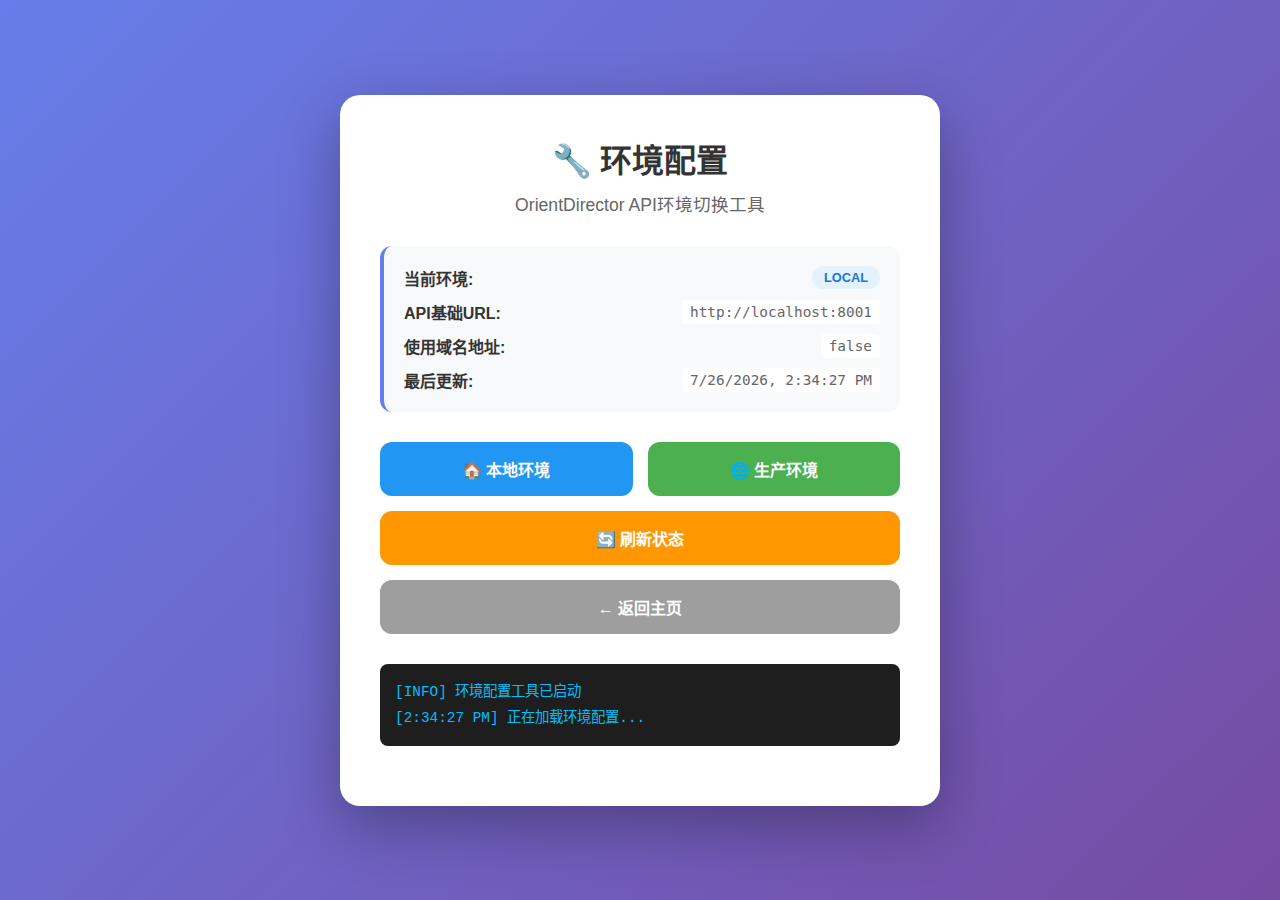
<file: environment_config.html>
<!DOCTYPE html>
<html lang="zh-CN">
<head>
    <meta charset="UTF-8">
    <meta name="viewport" content="width=device-width, initial-scale=1.0">
    <title>环境配置 - OrientDirector</title>
    <style>
        * {
            margin: 0;
            padding: 0;
            box-sizing: border-box;
        }
        
        body {
            font-family: -apple-system, BlinkMacSystemFont, 'Segoe UI', Roboto, sans-serif;
            background: linear-gradient(135deg, #667eea 0%, #764ba2 100%);
            min-height: 100vh;
            display: flex;
            align-items: center;
            justify-content: center;
            padding: 20px;
        }
        
        .config-container {
            background: white;
            border-radius: 20px;
            padding: 40px;
            box-shadow: 0 20px 60px rgba(0, 0, 0, 0.3);
            max-width: 600px;
            width: 100%;
        }
        
        .header {
            text-align: center;
            margin-bottom: 30px;
        }
        
        .header h1 {
            color: #333;
            margin-bottom: 10px;
            font-size: 2rem;
        }
        
        .header p {
            color: #666;
            font-size: 1.1rem;
        }
        
        .status-card {
            background: #f8f9fa;
            border-radius: 12px;
            padding: 20px;
            margin-bottom: 30px;
            border-left: 4px solid #667eea;
        }
        
        .status-item {
            display: flex;
            justify-content: space-between;
            align-items: center;
            margin-bottom: 10px;
        }
        
        .status-item:last-child {
            margin-bottom: 0;
        }
        
        .status-label {
            font-weight: 600;
            color: #333;
        }
        
        .status-value {
            color: #666;
            font-family: monospace;
            background: white;
            padding: 4px 8px;
            border-radius: 4px;
            font-size: 0.9rem;
        }
        
        .environment-badge {
            display: inline-block;
            padding: 4px 12px;
            border-radius: 20px;
            font-size: 0.8rem;
            font-weight: 600;
            text-transform: uppercase;
        }
        
        .environment-badge.local {
            background: #e3f2fd;
            color: #1976d2;
        }
        
        .environment-badge.production {
            background: #e8f5e8;
            color: #388e3c;
        }
        
        .controls {
            display: grid;
            grid-template-columns: 1fr 1fr;
            gap: 15px;
            margin-bottom: 30px;
        }
        
        .control-btn {
            padding: 15px 20px;
            border: none;
            border-radius: 12px;
            font-size: 1rem;
            font-weight: 600;
            cursor: pointer;
            transition: all 0.3s ease;
            display: flex;
            align-items: center;
            justify-content: center;
            gap: 8px;
        }
        
        .control-btn.local {
            background: #2196f3;
            color: white;
        }
        
        .control-btn.local:hover {
            background: #1976d2;
            transform: translateY(-2px);
        }
        
        .control-btn.production {
            background: #4caf50;
            color: white;
        }
        
        .control-btn.production:hover {
            background: #388e3c;
            transform: translateY(-2px);
        }
        
        .control-btn.refresh {
            background: #ff9800;
            color: white;
            grid-column: 1 / -1;
        }
        
        .control-btn.refresh:hover {
            background: #f57c00;
            transform: translateY(-2px);
        }
        
        .control-btn.back {
            background: #9e9e9e;
            color: white;
            grid-column: 1 / -1;
        }
        
        .control-btn.back:hover {
            background: #757575;
            transform: translateY(-2px);
        }
        
        .log-container {
            background: #1e1e1e;
            color: #00ff00;
            border-radius: 8px;
            padding: 15px;
            font-family: 'Courier New', monospace;
            font-size: 0.9rem;
            max-height: 200px;
            overflow-y: auto;
            margin-bottom: 20px;
        }
        
        .log-entry {
            margin-bottom: 5px;
        }
        
        .log-entry.info { color: #00bfff; }
        .log-entry.success { color: #00ff00; }
        .log-entry.warning { color: #ffa500; }
        .log-entry.error { color: #ff4444; }
        
        @media (max-width: 768px) {
            .controls {
                grid-template-columns: 1fr;
            }
            
            .config-container {
                padding: 20px;
            }
        }
    </style>
</head>
<body>
    <div class="config-container">
        <div class="header">
            <h1>🔧 环境配置</h1>
            <p>OrientDirector API环境切换工具</p>
        </div>
        
        <div class="status-card">
            <div class="status-item">
                <span class="status-label">当前环境:</span>
                <span class="environment-badge" id="environmentBadge">加载中...</span>
            </div>
            <div class="status-item">
                <span class="status-label">API基础URL:</span>
                <span class="status-value" id="apiBaseUrl">加载中...</span>
            </div>
            <div class="status-item">
                <span class="status-label">使用域名地址:</span>
                <span class="status-value" id="useDomainName">加载中...</span>
            </div>
            <div class="status-item">
                <span class="status-label">最后更新:</span>
                <span class="status-value" id="lastUpdate">--</span>
            </div>
        </div>
        
        <div class="controls">
            <button class="control-btn local" onclick="setEnvironment('local')">
                🏠 本地环境
            </button>
            <button class="control-btn production" onclick="setEnvironment('production')">
                🌐 生产环境
            </button>
            <button class="control-btn refresh" onclick="refreshStatus()">
                🔄 刷新状态
            </button>
            <button class="control-btn back" onclick="goBack()">
                ← 返回主页
            </button>
        </div>
        
        <div class="log-container" id="logContainer">
            <div class="log-entry info">[INFO] 环境配置工具已启动</div>
        </div>
    </div>

    <script>
        // 日志系统
        function addLog(message, type = 'info') {
            const logContainer = document.getElementById('logContainer');
            const timestamp = new Date().toLocaleTimeString();
            const logEntry = document.createElement('div');
            logEntry.className = `log-entry ${type}`;
            logEntry.textContent = `[${timestamp}] ${message}`;
            logContainer.appendChild(logEntry);
            logContainer.scrollTop = logContainer.scrollHeight;
        }
        
        // 获取API基础URL
        function getAPIBaseURL() {
            const usedomainname = localStorage.getItem('isUsedomainnameaddress') === 'true';
            return usedomainname ? 'https://doro.gitagent.io' : 'http://localhost:8001';
        }
        
        // 更新状态显示
        function updateStatusDisplay() {
            const useDomain = localStorage.getItem('isUsedomainnameaddress') === 'true';
            const apiUrl = getAPIBaseURL();
            const environment = useDomain ? 'production' : 'local';
            
            document.getElementById('environmentBadge').textContent = environment;
            document.getElementById('environmentBadge').className = `environment-badge ${environment}`;
            document.getElementById('apiBaseUrl').textContent = apiUrl;
            document.getElementById('useDomainName').textContent = useDomain;
            document.getElementById('lastUpdate').textContent = new Date().toLocaleString();
        }
        
        // 设置环境
        function setEnvironment(env) {
            const useDomain = env === 'production';
            localStorage.setItem('isUsedomainnameaddress', useDomain.toString());
            
            addLog(`环境已切换到: ${env}`, 'success');
            addLog(`API基础URL: ${useDomain ? 'https://doro.gitagent.io' : 'http://localhost:8001'}`, 'info');
            addLog('请刷新主页面以应用新配置', 'warning');
            
            updateStatusDisplay();
        }
        
        // 刷新状态
        async function refreshStatus() {
            addLog('正在刷新状态...', 'info');
            
            try {
                const apiUrl = getAPIBaseURL();
                const response = await fetch(`${apiUrl}/api/config/environment`);
                
                if (response.ok) {
                    const config = await response.json();
                    addLog(`服务器环境: ${config.environment}`, 'success');
                    addLog(`服务器API URL: ${config.api_base_url}`, 'info');
                    
                    // 检查本地配置与服务器配置是否一致
                    const localUseDomain = localStorage.getItem('isUsedomainnameaddress') === 'true';
                    if (localUseDomain !== config.use_domain_name) {
                        addLog('⚠️ 本地配置与服务器配置不一致', 'warning');
                    } else {
                        addLog('✅ 本地配置与服务器配置一致', 'success');
                    }
                } else {
                    addLog(`服务器响应错误: ${response.status}`, 'error');
                }
            } catch (error) {
                addLog(`连接服务器失败: ${error.message}`, 'error');
            }
            
            updateStatusDisplay();
        }
        
        // 返回主页
        function goBack() {
            window.location.href = 'index.html';
        }
        
        // 页面加载时初始化
        document.addEventListener('DOMContentLoaded', function() {
            addLog('正在加载环境配置...', 'info');
            updateStatusDisplay();
            
            // 自动刷新状态
            setTimeout(refreshStatus, 1000);
        });
    </script>
</body>
</html>
</file>
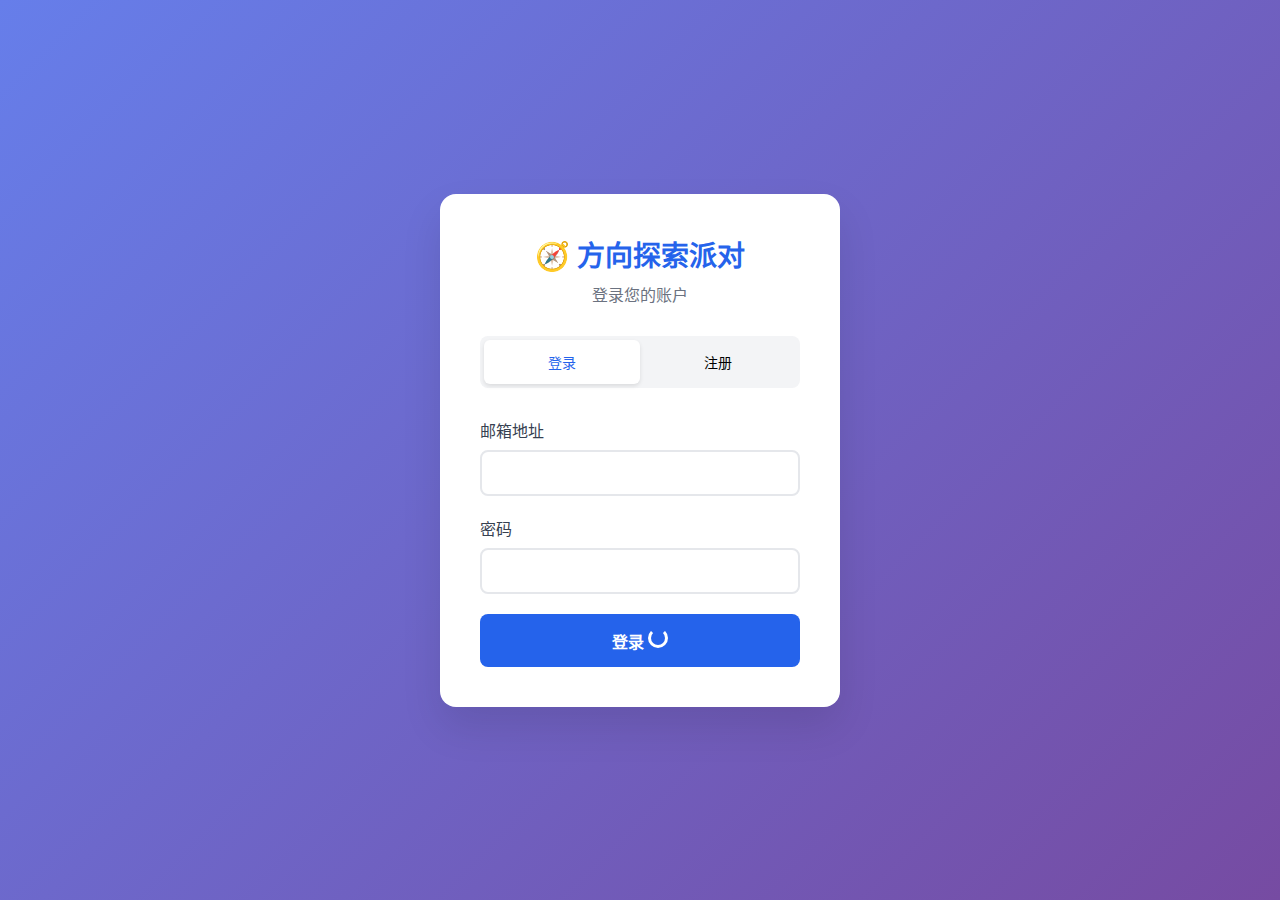
<file: login.html>
<!DOCTYPE html>
<html lang="zh-CN">
<head>
    <meta charset="UTF-8">
    <meta name="viewport" content="width=device-width, initial-scale=1.0">
    <title>登录 - 方向探索派对</title>
    <link rel="icon" type="image/x-icon" href="/favicon.ico">
    <link rel="icon" type="image/svg+xml" href="/favicon.svg">
    <style>
        * {
            margin: 0;
            padding: 0;
            box-sizing: border-box;
        }

        body {
            font-family: -apple-system, BlinkMacSystemFont, 'Segoe UI', Roboto, sans-serif;
            background: linear-gradient(135deg, #667eea 0%, #764ba2 100%);
            min-height: 100vh;
            display: flex;
            align-items: center;
            justify-content: center;
            padding: 20px;
        }

        .login-container {
            background: white;
            border-radius: 16px;
            box-shadow: 0 20px 40px rgba(0, 0, 0, 0.1);
            padding: 40px;
            width: 100%;
            max-width: 400px;
        }

        .login-header {
            text-align: center;
            margin-bottom: 30px;
        }

        .login-header h1 {
            color: #2563eb;
            font-size: 28px;
            margin-bottom: 8px;
        }

        .login-header p {
            color: #6b7280;
            font-size: 16px;
        }

        .tabs {
            display: flex;
            margin-bottom: 30px;
            border-radius: 8px;
            background: #f3f4f6;
            padding: 4px;
        }

        .tab-button {
            flex: 1;
            padding: 12px 16px;
            border: none;
            background: transparent;
            border-radius: 6px;
            cursor: pointer;
            font-size: 14px;
            font-weight: 500;
            transition: all 0.2s ease;
        }

        .tab-button.active {
            background: white;
            color: #2563eb;
            box-shadow: 0 2px 4px rgba(0, 0, 0, 0.1);
        }

        .form-group {
            margin-bottom: 20px;
        }

        .form-group label {
            display: block;
            margin-bottom: 8px;
            color: #374151;
            font-weight: 500;
        }

        .form-group input {
            width: 100%;
            padding: 12px 16px;
            border: 2px solid #e5e7eb;
            border-radius: 8px;
            font-size: 16px;
            transition: border-color 0.2s ease;
        }

        .form-group input:focus {
            outline: none;
            border-color: #2563eb;
        }

        .submit-btn {
            width: 100%;
            padding: 14px;
            background: #2563eb;
            color: white;
            border: none;
            border-radius: 8px;
            font-size: 16px;
            font-weight: 600;
            cursor: pointer;
            transition: background-color 0.2s ease;
        }

        .submit-btn:hover {
            background: #1d4ed8;
        }

        .submit-btn:disabled {
            background: #9ca3af;
            cursor: not-allowed;
        }

        .error-message {
            color: #dc2626;
            font-size: 14px;
            margin-top: 8px;
            display: none;
        }

        .success-message {
            color: #059669;
            font-size: 14px;
            margin-top: 8px;
            display: none;
        }

        .hidden {
            display: none;
        }

        .loading {
            display: inline-block;
            width: 20px;
            height: 20px;
            border: 3px solid #ffffff;
            border-radius: 50%;
            border-top-color: transparent;
            animation: spin 1s ease-in-out infinite;
        }

        @keyframes spin {
            to { transform: rotate(360deg); }
        }
    </style>
</head>
<body>
    <div class="login-container">
        <div class="login-header">
            <h1>🧭 方向探索派对</h1>
            <p>登录您的账户</p>
        </div>

        <div class="tabs">
            <button class="tab-button active" id="login-tab" onclick="switchTab('login')">登录</button>
            <button class="tab-button" id="register-tab" onclick="switchTab('register')">注册</button>
        </div>

        <!-- 登录表单 -->
        <form id="login-form">
            <div class="form-group">
                <label for="login-email">邮箱地址</label>
                <input type="email" id="login-email" required>
            </div>
            <div class="form-group">
                <label for="login-password">密码</label>
                <input type="password" id="login-password" required>
            </div>
            <button type="submit" class="submit-btn" id="login-submit">
                <span id="login-text">登录</span>
                <span id="login-loading" class="loading hidden"></span>
            </button>
            <div class="error-message" id="login-error"></div>
            <div class="success-message" id="login-success"></div>
        </form>

        <!-- 注册表单 -->
        <form id="register-form" class="hidden">
            <div class="form-group">
                <label for="register-username">用户名</label>
                <input type="text" id="register-username" required>
            </div>
            <div class="form-group">
                <label for="register-email">邮箱地址</label>
                <input type="email" id="register-email" required>
            </div>
            <div class="form-group">
                <label for="register-password">密码</label>
                <input type="password" id="register-password" required>
            </div>
            <div class="form-group">
                <label for="register-confirm-password">确认密码</label>
                <input type="password" id="register-confirm-password" required>
            </div>
            <button type="submit" class="submit-btn" id="register-submit">
                <span id="register-text">注册</span>
                <span id="register-loading" class="loading hidden"></span>
            </button>
            <div class="error-message" id="register-error"></div>
            <div class="success-message" id="register-success"></div>
        </form>
    </div>

    <script>
        const API_BASE_URL = window.location.origin.includes('localhost') ? 'http://localhost:8001' : 'https://spot.gitagent.io';
        let currentMode = 'login';

        function switchTab(mode) {
            currentMode = mode;
            
            // 更新标签状态
            document.getElementById('login-tab').classList.toggle('active', mode === 'login');
            document.getElementById('register-tab').classList.toggle('active', mode === 'register');
            
            // 切换表单显示
            document.getElementById('login-form').classList.toggle('hidden', mode !== 'login');
            document.getElementById('register-form').classList.toggle('hidden', mode !== 'register');
            
            // 清除错误信息
            clearMessages();
        }

        function clearMessages() {
            document.querySelectorAll('.error-message, .success-message').forEach(el => {
                el.style.display = 'none';
                el.textContent = '';
            });
        }

        function showError(mode, message) {
            const errorEl = document.getElementById(`${mode}-error`);
            errorEl.textContent = message;
            errorEl.style.display = 'block';
        }

        function showSuccess(mode, message) {
            const successEl = document.getElementById(`${mode}-success`);
            successEl.textContent = message;
            successEl.style.display = 'block';
        }

        function setLoading(mode, loading) {
            const textEl = document.getElementById(`${mode}-text`);
            const loadingEl = document.getElementById(`${mode}-loading`);
            const submitBtn = document.getElementById(`${mode}-submit`);
            
            if (loading) {
                textEl.style.display = 'none';
                loadingEl.classList.remove('hidden');
                submitBtn.disabled = true;
            } else {
                textEl.style.display = 'inline';
                loadingEl.classList.add('hidden');
                submitBtn.disabled = false;
            }
        }

        // 登录处理
        document.getElementById('login-form').addEventListener('submit', async (e) => {
            e.preventDefault();
            clearMessages();
            setLoading('login', true);

            const email = document.getElementById('login-email').value;
            const password = document.getElementById('login-password').value;

            try {
                const response = await fetch(`${API_BASE_URL}/api/auth/login`, {
                    method: 'POST',
                    headers: {
                        'Content-Type': 'application/json',
                    },
                    body: JSON.stringify({ email, password }),
                });

                const data = await response.json();

                if (response.ok) {
                    // 保存token到localStorage
                    localStorage.setItem('access_token', data.access_token);
                    localStorage.setItem('user_id', data.user_id);
                    
                    showSuccess('login', '登录成功！');
                    
                    // 通知父窗口登录成功
                    if (window.opener) {
                        window.opener.postMessage({ type: 'login-success', data }, '*');
                    }
                    
                    // 延迟关闭窗口
                    setTimeout(() => {
                        window.close();
                    }, 1000);
                } else {
                    showError('login', data.detail || '登录失败，请重试');
                }
            } catch (error) {
                showError('login', '网络错误，请检查连接');
            } finally {
                setLoading('login', false);
            }
        });

        // 注册处理
        document.getElementById('register-form').addEventListener('submit', async (e) => {
            e.preventDefault();
            clearMessages();
            setLoading('register', true);

            const username = document.getElementById('register-username').value;
            const email = document.getElementById('register-email').value;
            const password = document.getElementById('register-password').value;
            const confirmPassword = document.getElementById('register-confirm-password').value;

            if (password !== confirmPassword) {
                showError('register', '两次输入的密码不一致');
                setLoading('register', false);
                return;
            }

            try {
                const response = await fetch(`${API_BASE_URL}/api/auth/register`, {
                    method: 'POST',
                    headers: {
                        'Content-Type': 'application/json',
                    },
                    body: JSON.stringify({
                        username,
                        email,
                        password,
                        confirm_password: confirmPassword,
                    }),
                });

                const data = await response.json();

                if (response.ok) {
                    showSuccess('register', '注册成功！请登录');
                    // 自动切换到登录标签
                    setTimeout(() => {
                        switchTab('login');
                        document.getElementById('login-email').value = email;
                    }, 1500);
                } else {
                    showError('register', data.detail || '注册失败，请重试');
                }
            } catch (error) {
                showError('register', '网络错误，请检查连接');
            } finally {
                setLoading('register', false);
            }
        });

        // 检查URL参数，自动切换到对应标签
        const urlParams = new URLSearchParams(window.location.search);
        const authMode = urlParams.get('auth');
        if (authMode === 'register') {
            switchTab('register');
        }
    </script>
</body>
</html>
</file>
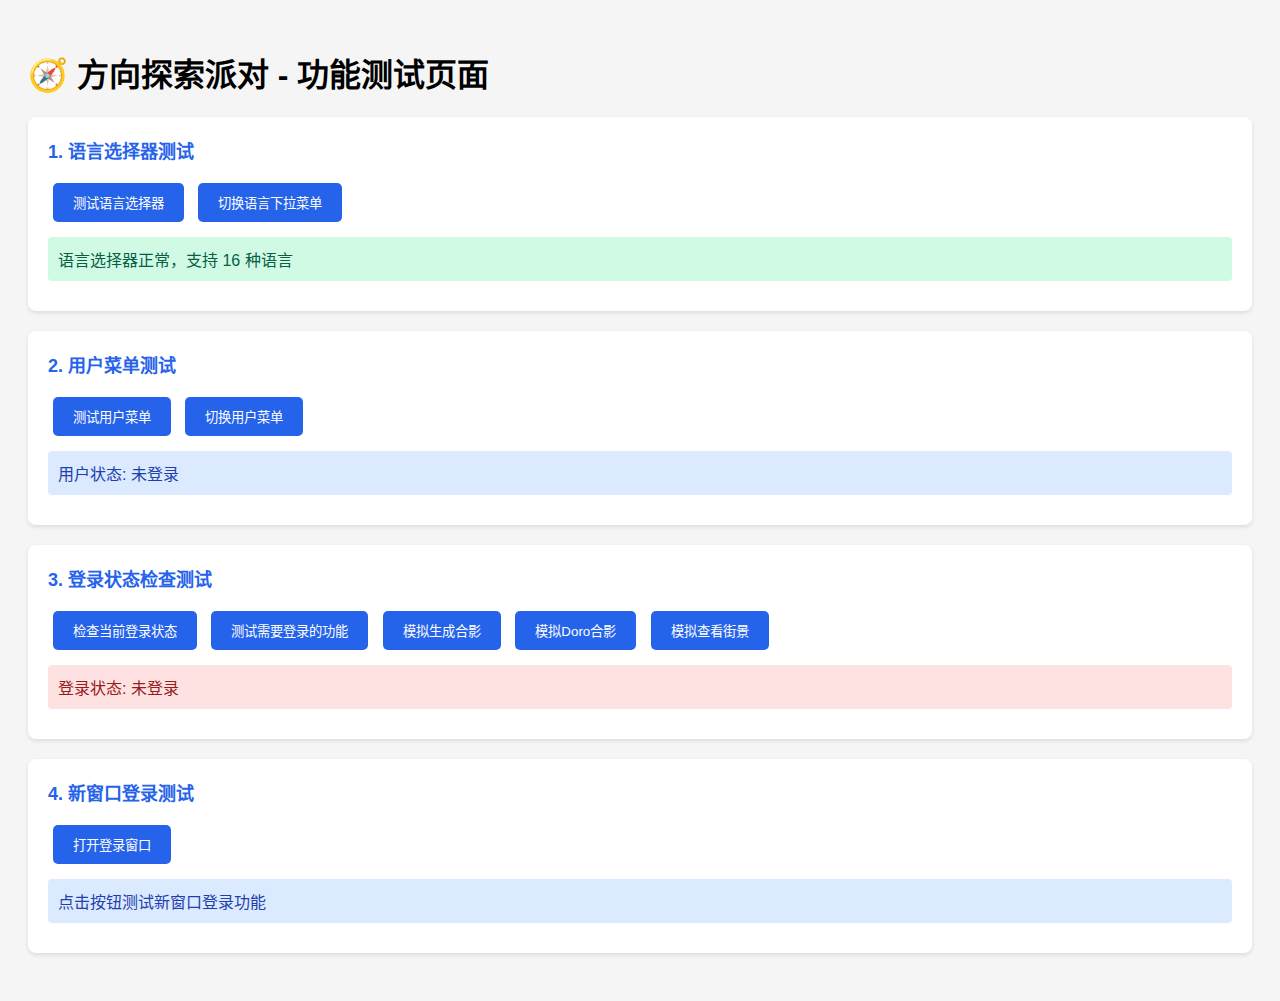
<file: test_all_features.html>
<!DOCTYPE html>
<html lang="zh-CN">
<head>
    <meta charset="UTF-8">
    <meta name="viewport" content="width=device-width, initial-scale=1.0">
    <title>功能测试 - 方向探索派对</title>
    <link rel="icon" type="image/x-icon" href="/favicon.ico">
    <style>
        body { font-family: Arial, sans-serif; padding: 20px; background: #f5f5f5; }
        .test-section { 
            background: white; 
            margin: 20px 0; 
            padding: 20px; 
            border-radius: 8px; 
            box-shadow: 0 2px 4px rgba(0,0,0,0.1);
        }
        .test-title { color: #2563eb; font-size: 18px; font-weight: bold; margin-bottom: 15px; }
        .test-button { 
            padding: 10px 20px; 
            margin: 5px; 
            background: #2563eb; 
            color: white; 
            border: none; 
            border-radius: 5px; 
            cursor: pointer;
            transition: background 0.2s;
        }
        .test-button:hover { background: #1d4ed8; }
        .status { margin: 10px 0; padding: 10px; border-radius: 4px; }
        .status.success { background: #d1fae5; color: #065f46; }
        .status.error { background: #fee2e2; color: #991b1b; }
        .status.info { background: #dbeafe; color: #1e40af; }
        .hidden { display: none; }
        .language-dropdown { 
            position: relative;
            background: white; 
            border: 1px solid #ccc; 
            border-radius: 4px; 
            max-height: 200px; 
            overflow-y: auto;
            margin-top: 10px;
        }
        .language-option { 
            padding: 10px; 
            cursor: pointer; 
            border-bottom: 1px solid #eee;
            display: flex;
            align-items: center;
        }
        .language-option:hover { background: #f3f4f6; }
        .language-option.active { background: #2563eb; color: white; }
        .language-flag { margin-right: 10px; font-size: 16px; }
    </style>
</head>
<body>
    <h1>🧭 方向探索派对 - 功能测试页面</h1>
    
    <div class="test-section">
        <div class="test-title">1. 语言选择器测试</div>
        <button class="test-button" onclick="testLanguageSelector()">测试语言选择器</button>
        <button class="test-button" onclick="toggleLanguageDropdown()">切换语言下拉菜单</button>
        <div class="language-dropdown hidden" id="language-dropdown">
            <!-- 语言选项将动态生成 -->
        </div>
        <div class="status info" id="language-status">点击按钮测试语言选择器功能</div>
    </div>
    
    <div class="test-section">
        <div class="test-title">2. 用户菜单测试</div>
        <button class="test-button" onclick="testUserMenu()">测试用户菜单</button>
        <button class="test-button" onclick="toggleUserMenu()">切换用户菜单</button>
        <div class="user-dropdown hidden" id="user-dropdown">
            <div style="padding: 10px; border: 1px solid #ccc; background: white; border-radius: 4px; margin-top: 10px;">
                <div id="user-email">未登录</div>
                <button onclick="showAuthModal('login')" id="login-btn">登录</button>
                <button onclick="showAuthModal('register')" id="register-btn">注册</button>
                <button onclick="logout()" id="logout-btn" class="hidden">退出登录</button>
            </div>
        </div>
        <div class="status info" id="user-status">点击按钮测试用户菜单功能</div>
    </div>
    
    <div class="test-section">
        <div class="test-title">3. 登录状态检查测试</div>
        <button class="test-button" onclick="testLoginCheck()">检查当前登录状态</button>
        <button class="test-button" onclick="testRequireLogin()">测试需要登录的功能</button>
        <button class="test-button" onclick="simulatePhotoGeneration()">模拟生成合影</button>
        <button class="test-button" onclick="simulateDoroPhoto()">模拟Doro合影</button>
        <button class="test-button" onclick="simulateStreetView()">模拟查看街景</button>
        <div class="status info" id="login-status">点击按钮测试登录相关功能</div>
    </div>
    
    <div class="test-section">
        <div class="test-title">4. 新窗口登录测试</div>
        <button class="test-button" onclick="openLoginWindow()">打开登录窗口</button>
        <div class="status info" id="window-status">点击按钮测试新窗口登录功能</div>
    </div>

    <!-- 引入必要的脚本 -->
    <script src="i18n/index.js"></script>
    
    <script>
        // 模拟主页面的全局变量和函数
        let currentLanguage = 'zh';
        let currentUser = null;
        
        // 模拟翻译数据
        window.translations = {
            zh: {
                guest: "游客",
                notLoggedIn: "未登录",
                login: "登录",
                register: "注册",
                logout: "退出登录"
            },
            en: {
                guest: "Guest",
                notLoggedIn: "Not Logged In",
                login: "Login",
                register: "Register",
                logout: "Logout"
            }
        };

        // 关键函数定义
        function toggleLanguageDropdown() {
            const dropdown = document.getElementById('language-dropdown');
            if (dropdown) {
                dropdown.classList.toggle('hidden');
                updateStatus('language-status', 'info', '语言下拉菜单切换: ' + (dropdown.classList.contains('hidden') ? '隐藏' : '显示'));
            }
        }

        function toggleUserMenu() {
            const dropdown = document.getElementById('user-dropdown');
            if (dropdown) {
                dropdown.classList.toggle('hidden');
                updateStatus('user-status', 'info', '用户菜单切换: ' + (dropdown.classList.contains('hidden') ? '隐藏' : '显示'));
            }
        }

        function checkLoginStatus() {
            const token = localStorage.getItem('access_token');
            return !!token;
        }

        function requireLogin(callback, ...args) {
            if (checkLoginStatus()) {
                updateStatus('login-status', 'success', '用户已登录，执行功能');
                callback.apply(this, args);
            } else {
                updateStatus('login-status', 'error', '用户未登录，需要先登录');
                const loginUrl = window.location.origin + '/login.html';
                const loginWindow = window.open(loginUrl, 'login', 'width=500,height=700,scrollbars=yes,resizable=yes');
                
                const messageHandler = (event) => {
                    if (event.origin !== window.location.origin) return;
                    if (event.data.type === 'login-success') {
                        updateStatus('login-status', 'success', '登录成功！执行原始操作');
                        window.removeEventListener('message', messageHandler);
                        callback.apply(this, args);
                    }
                };
                
                window.addEventListener('message', messageHandler);
            }
        }

        // 测试函数
        function testLanguageSelector() {
            try {
                const languages = i18n.getSupportedLanguages();
                generateLanguageOptions();
                updateStatus('language-status', 'success', `语言选择器正常，支持 ${languages.length} 种语言`);
            } catch (error) {
                updateStatus('language-status', 'error', '语言选择器错误: ' + error.message);
            }
        }

        function generateLanguageOptions() {
            const dropdown = document.getElementById('language-dropdown');
            if (!dropdown) return;
            
            const languages = i18n.getSupportedLanguages();
            dropdown.innerHTML = languages.map(lang => `
                <div class="language-option ${lang.code === currentLanguage ? 'active' : ''}" 
                     onclick="changeLanguage('${lang.code}')">
                    <span class="language-flag">${lang.flag}</span>
                    <span class="language-name">${lang.name}</span>
                </div>
            `).join('');
        }

        function changeLanguage(langCode) {
            if (i18n.changeLanguage(langCode)) {
                currentLanguage = langCode;
                generateLanguageOptions();
                updateStatus('language-status', 'success', `语言已切换到: ${langCode}`);
                toggleLanguageDropdown();
            }
        }

        function testUserMenu() {
            const isLoggedIn = checkLoginStatus();
            updateUserUI(isLoggedIn ? { username: '测试用户', email: 'test@example.com' } : null);
            updateStatus('user-status', 'info', `用户状态: ${isLoggedIn ? '已登录' : '未登录'}`);
        }

        function updateUserUI(user) {
            const t = window.translations[currentLanguage] || window.translations['zh'];
            const userEmailEl = document.getElementById('user-email');
            const loginBtnEl = document.getElementById('login-btn');
            const registerBtnEl = document.getElementById('register-btn');
            const logoutBtnEl = document.getElementById('logout-btn');
            
            if (user) {
                if (userEmailEl) userEmailEl.textContent = user.email;
                if (loginBtnEl) loginBtnEl.classList.add('hidden');
                if (registerBtnEl) registerBtnEl.classList.add('hidden');
                if (logoutBtnEl) logoutBtnEl.classList.remove('hidden');
            } else {
                if (userEmailEl) userEmailEl.textContent = t.notLoggedIn || '未登录';
                if (loginBtnEl) loginBtnEl.classList.remove('hidden');
                if (registerBtnEl) registerBtnEl.classList.remove('hidden');
                if (logoutBtnEl) logoutBtnEl.classList.add('hidden');
            }
        }

        function testLoginCheck() {
            const isLoggedIn = checkLoginStatus();
            const token = localStorage.getItem('access_token');
            updateStatus('login-status', isLoggedIn ? 'success' : 'error', 
                `登录状态: ${isLoggedIn ? '已登录' : '未登录'}${token ? ' (Token: ' + token.substring(0, 20) + '...)' : ''}`);
        }

        function testRequireLogin() {
            requireLogin(() => {
                updateStatus('login-status', 'success', '登录检查通过，功能执行成功！');
            });
        }

        function simulatePhotoGeneration() {
            requireLogin(() => {
                updateStatus('login-status', 'success', '📸 生成合影功能执行成功！');
            });
        }

        function simulateDoroPhoto() {
            requireLogin(() => {
                updateStatus('login-status', 'success', '🤝 Doro合影功能执行成功！');
            });
        }

        function simulateStreetView() {
            requireLogin(() => {
                updateStatus('login-status', 'success', '🏙️ 查看街景功能执行成功！');
            });
        }

        function openLoginWindow() {
            const loginUrl = window.location.origin + '/login.html';
            const loginWindow = window.open(loginUrl, 'login', 'width=500,height=700,scrollbars=yes,resizable=yes');
            updateStatus('window-status', 'info', '登录窗口已打开');
            
            const messageHandler = (event) => {
                if (event.origin !== window.location.origin) return;
                if (event.data.type === 'login-success') {
                    updateStatus('window-status', 'success', '收到登录成功消息！');
                    window.removeEventListener('message', messageHandler);
                }
            };
            
            window.addEventListener('message', messageHandler);
        }

        function updateStatus(elementId, type, message) {
            const statusEl = document.getElementById(elementId);
            if (statusEl) {
                statusEl.className = `status ${type}`;
                statusEl.textContent = message;
            }
        }

        // 模拟其他必要函数
        function showAuthModal(type) {
            updateStatus('user-status', 'info', `尝试打开${type}模态框`);
        }

        function logout() {
            localStorage.removeItem('access_token');
            localStorage.removeItem('user_id');
            updateStatus('user-status', 'success', '已退出登录');
            testUserMenu();
        }

        // 页面加载完成后初始化
        document.addEventListener('DOMContentLoaded', function() {
            console.log('测试页面加载完成');
            testLanguageSelector();
            testUserMenu();
            testLoginCheck();
        });
    </script>
</body>
</html>
</file>
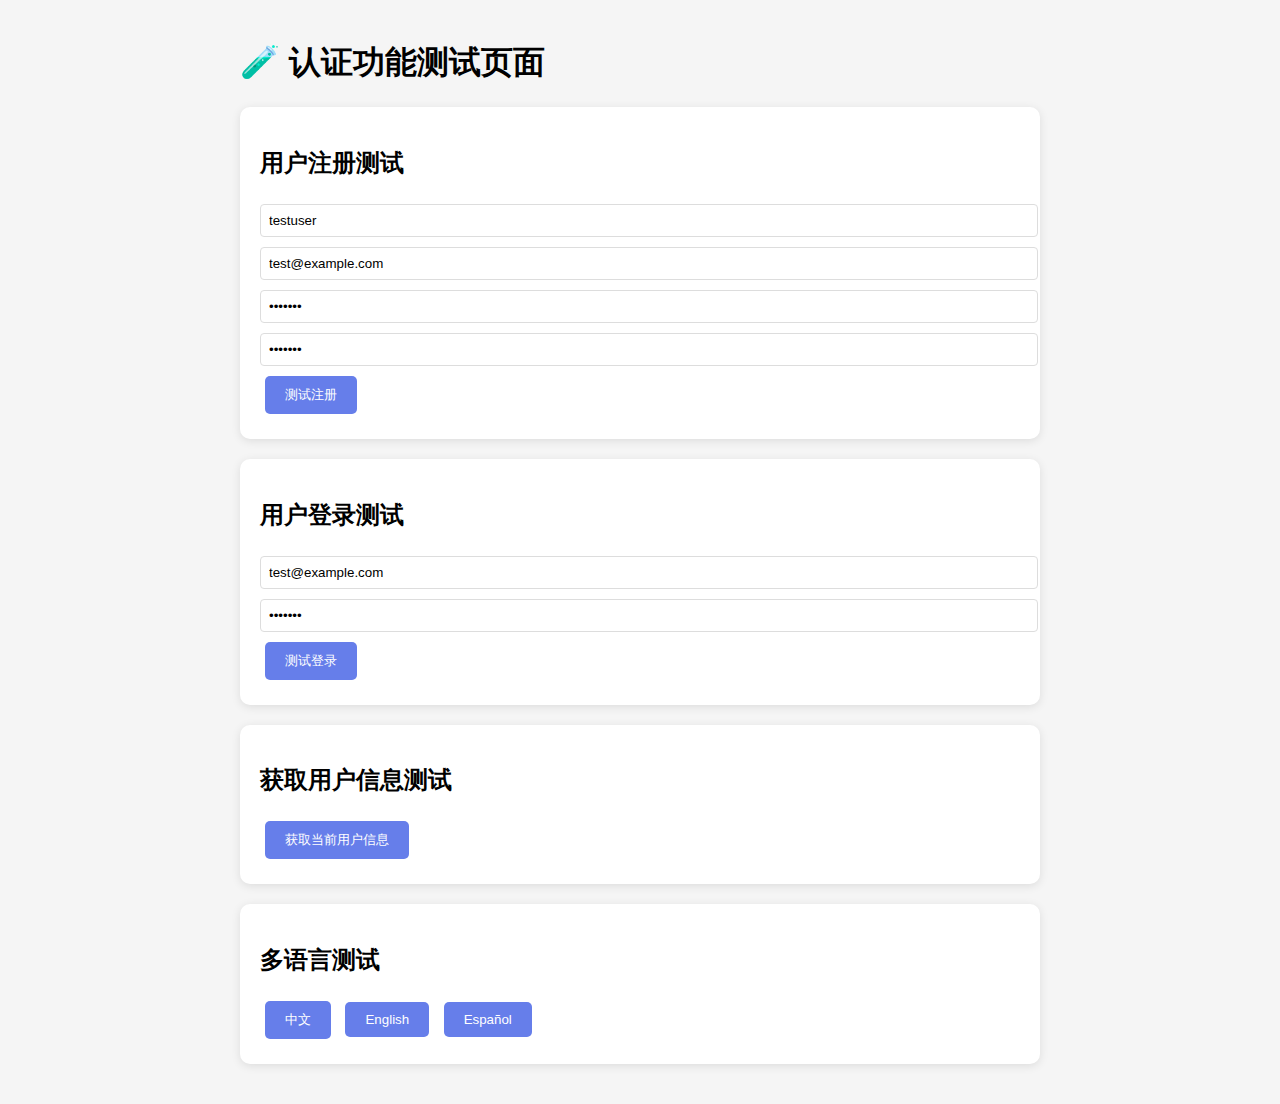
<file: test_auth.html>
<!DOCTYPE html>
<html lang="zh">
<head>
    <meta charset="UTF-8">
    <meta name="viewport" content="width=device-width, initial-scale=1.0">
    <title>认证功能测试</title>
    <style>
        body {
            font-family: Arial, sans-serif;
            max-width: 800px;
            margin: 0 auto;
            padding: 20px;
            background: #f5f5f5;
        }
        .test-section {
            background: white;
            padding: 20px;
            margin: 20px 0;
            border-radius: 10px;
            box-shadow: 0 2px 10px rgba(0,0,0,0.1);
        }
        .test-button {
            background: #667eea;
            color: white;
            border: none;
            padding: 10px 20px;
            border-radius: 5px;
            cursor: pointer;
            margin: 5px;
        }
        .test-button:hover {
            background: #5a6fd8;
        }
        .result {
            background: #f8f9fa;
            padding: 10px;
            margin: 10px 0;
            border-radius: 5px;
            border-left: 4px solid #667eea;
        }
        .error {
            border-left-color: #dc3545;
            background: #f8d7da;
        }
        .success {
            border-left-color: #28a745;
            background: #d4edda;
        }
        input, textarea {
            width: 100%;
            padding: 8px;
            margin: 5px 0;
            border: 1px solid #ddd;
            border-radius: 4px;
        }
    </style>
</head>
<body>
    <h1>🧪 认证功能测试页面</h1>
    
    <div class="test-section">
        <h2>用户注册测试</h2>
        <input type="text" id="regUsername" placeholder="用户名" value="testuser">
        <input type="email" id="regEmail" placeholder="邮箱" value="test@example.com">
        <input type="password" id="regPassword" placeholder="密码" value="test123">
        <input type="password" id="regConfirmPassword" placeholder="确认密码" value="test123">
        <button class="test-button" onclick="testRegister()">测试注册</button>
        <div id="registerResult" class="result" style="display: none;"></div>
    </div>

    <div class="test-section">
        <h2>用户登录测试</h2>
        <input type="email" id="loginEmail" placeholder="邮箱" value="test@example.com">
        <input type="password" id="loginPassword" placeholder="密码" value="test123">
        <button class="test-button" onclick="testLogin()">测试登录</button>
        <div id="loginResult" class="result" style="display: none;"></div>
    </div>

    <div class="test-section">
        <h2>获取用户信息测试</h2>
        <button class="test-button" onclick="testGetUser()">获取当前用户信息</button>
        <div id="userResult" class="result" style="display: none;"></div>
    </div>

    <div class="test-section">
        <h2>多语言测试</h2>
        <button class="test-button" onclick="testLanguage('zh')">中文</button>
        <button class="test-button" onclick="testLanguage('en')">English</button>
        <button class="test-button" onclick="testLanguage('es')">Español</button>
        <div id="languageResult" class="result" style="display: none;"></div>
    </div>

    <script src="i18n/index.js"></script>
    <script>
        // 设置翻译
        window.translations = {
            zh: {
                appTitle: "方向探索派对",
                appSubtitle: "AI智能旅游探索",
                login: "登录",
                register: "注册",
                welcomeBack: "欢迎回来",
                joinUs: "加入我们"
            },
            en: {
                appTitle: "Orient Director",
                appSubtitle: "AI-Powered Travel Exploration",
                login: "Login",
                register: "Register",
                welcomeBack: "Welcome Back",
                joinUs: "Join Us"
            },
            es: {
                appTitle: "Orient Director",
                appSubtitle: "Exploración de Viajes con IA",
                login: "Iniciar Sesión",
                register: "Registrarse",
                welcomeBack: "Bienvenido de Vuelta",
                joinUs: "Únete a Nosotros"
            }
        };

        const API_BASE_URL = 'http://localhost:8001';

        function showResult(elementId, message, isError = false) {
            const element = document.getElementById(elementId);
            element.style.display = 'block';
            element.className = `result ${isError ? 'error' : 'success'}`;
            element.textContent = message;
        }

        async function testRegister() {
            const username = document.getElementById('regUsername').value;
            const email = document.getElementById('regEmail').value;
            const password = document.getElementById('regPassword').value;
            const confirmPassword = document.getElementById('regConfirmPassword').value;

            try {
                const response = await fetch(`${API_BASE_URL}/api/auth/register`, {
                    method: 'POST',
                    headers: {
                        'Content-Type': 'application/json',
                    },
                    body: JSON.stringify({
                        username,
                        email,
                        password,
                        confirm_password: confirmPassword
                    })
                });

                const data = await response.json();
                
                if (response.ok) {
                    showResult('registerResult', `注册成功: ${JSON.stringify(data)}`);
                } else {
                    showResult('registerResult', `注册失败: ${data.detail || '未知错误'}`, true);
                }
            } catch (error) {
                showResult('registerResult', `网络错误: ${error.message}`, true);
            }
        }

        async function testLogin() {
            const email = document.getElementById('loginEmail').value;
            const password = document.getElementById('loginPassword').value;

            try {
                const response = await fetch(`${API_BASE_URL}/api/auth/login`, {
                    method: 'POST',
                    headers: {
                        'Content-Type': 'application/json',
                    },
                    body: JSON.stringify({ email, password })
                });

                const data = await response.json();
                
                if (response.ok) {
                    localStorage.setItem('access_token', data.access_token);
                    localStorage.setItem('user_id', data.user_id);
                    showResult('loginResult', `登录成功: ${JSON.stringify(data)}`);
                } else {
                    showResult('loginResult', `登录失败: ${data.detail || '未知错误'}`, true);
                }
            } catch (error) {
                showResult('loginResult', `网络错误: ${error.message}`, true);
            }
        }

        async function testGetUser() {
            const token = localStorage.getItem('access_token');
            
            if (!token) {
                showResult('userResult', '请先登录', true);
                return;
            }

            try {
                const response = await fetch(`${API_BASE_URL}/api/auth/me`, {
                    headers: {
                        'Authorization': `Bearer ${token}`
                    }
                });

                const data = await response.json();
                
                if (response.ok) {
                    showResult('userResult', `用户信息: ${JSON.stringify(data)}`);
                } else {
                    showResult('userResult', `获取用户信息失败: ${data.detail || '未知错误'}`, true);
                }
            } catch (error) {
                showResult('userResult', `网络错误: ${error.message}`, true);
            }
        }

        function testLanguage(langCode) {
            if (i18n.changeLanguage(langCode)) {
                const t = window.translations[langCode] || window.translations['zh'];
                showResult('languageResult', `语言切换成功: ${t.appTitle} - ${t.appSubtitle}`);
            } else {
                showResult('languageResult', '语言切换失败', true);
            }
        }

        // 页面加载时初始化
        document.addEventListener('DOMContentLoaded', function() {
            console.log('测试页面已加载');
        });
    </script>
</body>
</html>
</file>
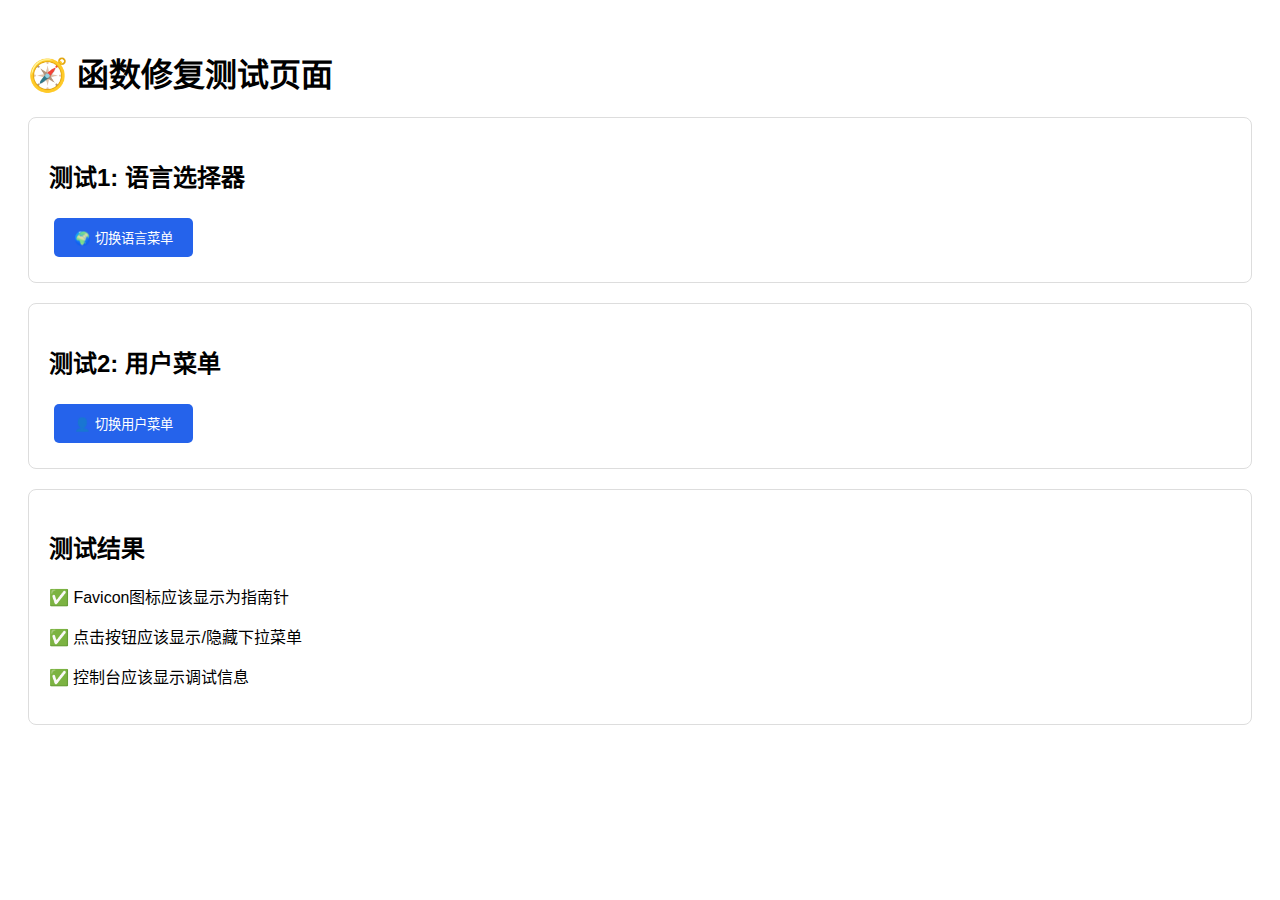
<file: test_fixed.html>
<!DOCTYPE html>
<html lang="zh-CN">
<head>
    <meta charset="UTF-8">
    <meta name="viewport" content="width=device-width, initial-scale=1.0">
    <title>修复测试</title>
    <link rel="icon" type="image/x-icon" href="/favicon.ico">
    <style>
        body { font-family: Arial, sans-serif; padding: 20px; }
        .hidden { display: none; }
        button { padding: 10px 20px; margin: 5px; background: #2563eb; color: white; border: none; border-radius: 5px; cursor: pointer; }
        .dropdown { margin: 10px 0; padding: 10px; border: 1px solid #ccc; border-radius: 5px; background: #f9f9f9; }
        .test-section { margin: 20px 0; padding: 20px; border: 1px solid #ddd; border-radius: 8px; }
    </style>
    
    <!-- 关键函数定义 - 确保在HTML解析前就可用 -->
    <script>
        // 全局函数定义 - 立即可用
        function toggleLanguageDropdown() {
            console.log('toggleLanguageDropdown 被调用');
            const dropdown = document.getElementById('language-dropdown');
            if (dropdown) {
                dropdown.classList.toggle('hidden');
                console.log('语言下拉菜单切换成功');
            } else {
                console.error('找不到 language-dropdown 元素');
            }
        }

        function toggleUserMenu() {
            console.log('toggleUserMenu 被调用');
            const dropdown = document.getElementById('user-dropdown');
            if (dropdown) {
                dropdown.classList.toggle('hidden');
                console.log('用户菜单切换成功');
            } else {
                console.error('找不到 user-dropdown 元素');
            }
        }
        
        console.log('✅ 关键函数已在头部定义');
    </script>
</head>
<body>
    <h1>🧭 函数修复测试页面</h1>
    
    <div class="test-section">
        <h2>测试1: 语言选择器</h2>
        <button onclick="toggleLanguageDropdown()">🌍 切换语言菜单</button>
        <div class="dropdown hidden" id="language-dropdown">
            <div>🇨🇳 中文</div>
            <div>🇺🇸 English</div>
            <div>🇪🇸 Español</div>
            <div>🇫🇷 Français</div>
        </div>
    </div>
    
    <div class="test-section">
        <h2>测试2: 用户菜单</h2>
        <button onclick="toggleUserMenu()">👤 切换用户菜单</button>
        <div class="dropdown hidden" id="user-dropdown">
            <div>👤 用户信息</div>
            <div>🔐 登录</div>
            <div>📝 注册</div>
            <div>🚪 退出</div>
        </div>
    </div>
    
    <div class="test-section">
        <h2>测试结果</h2>
        <p>✅ Favicon图标应该显示为指南针</p>
        <p>✅ 点击按钮应该显示/隐藏下拉菜单</p>
        <p>✅ 控制台应该显示调试信息</p>
    </div>
    
    <script>
        // 页面加载完成后的验证
        document.addEventListener('DOMContentLoaded', function() {
            console.log('页面加载完成');
            console.log('toggleLanguageDropdown 类型:', typeof toggleLanguageDropdown);
            console.log('toggleUserMenu 类型:', typeof toggleUserMenu);
            
            // 检查元素是否存在
            const langDropdown = document.getElementById('language-dropdown');
            const userDropdown = document.getElementById('user-dropdown');
            console.log('language-dropdown 元素:', langDropdown ? '✅ 存在' : '❌ 不存在');
            console.log('user-dropdown 元素:', userDropdown ? '✅ 存在' : '❌ 不存在');
        });
    </script>
</body>
</html>
</file>
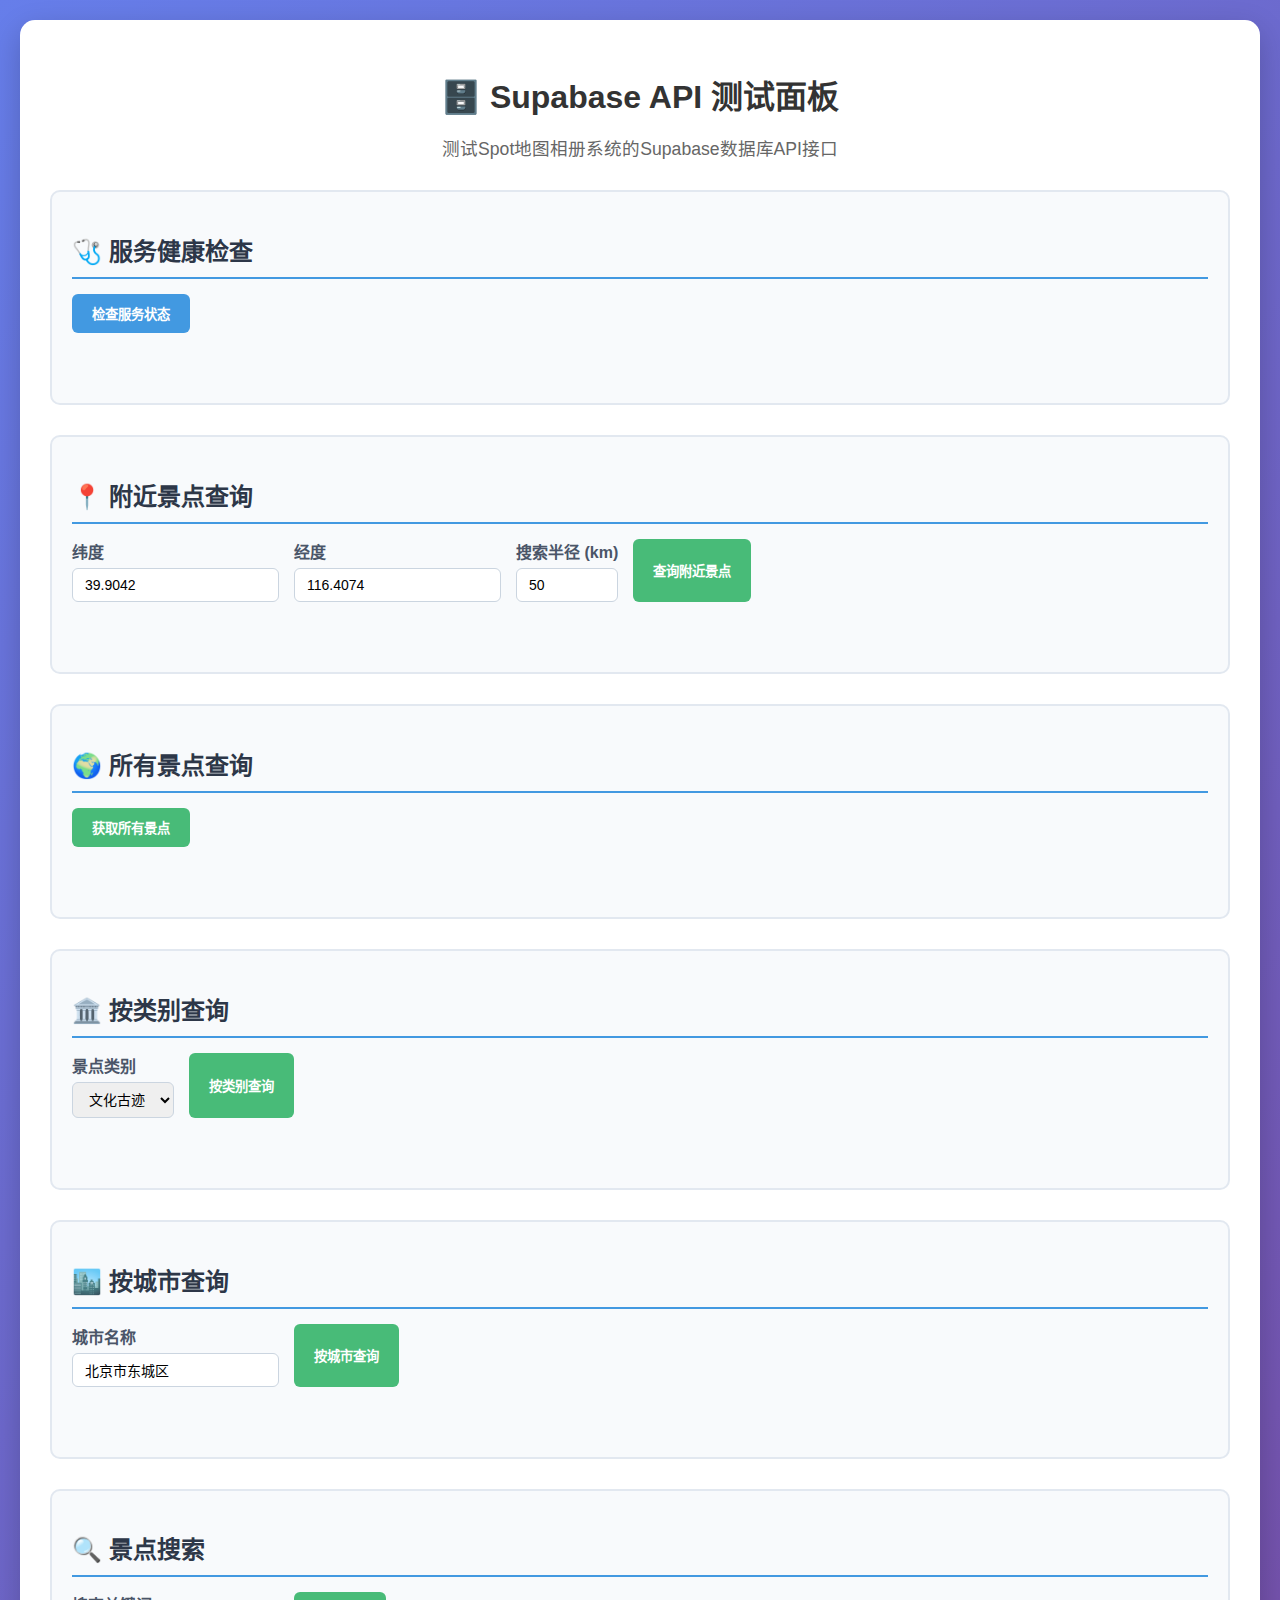
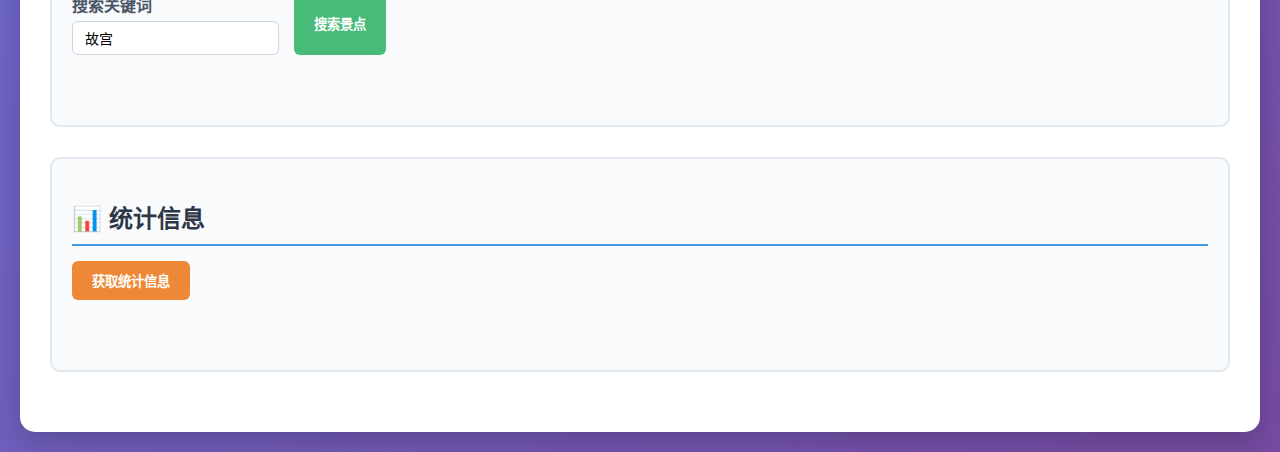
<file: test_supabase_api.html>
<!DOCTYPE html>
<html lang="zh-CN">
<head>
    <meta charset="UTF-8">
    <meta name="viewport" content="width=device-width, initial-scale=1.0">
    <title>Supabase API 测试</title>
    <style>
        body {
            font-family: 'Segoe UI', Tahoma, Geneva, Verdana, sans-serif;
            margin: 0;
            padding: 20px;
            background: linear-gradient(135deg, #667eea 0%, #764ba2 100%);
            min-height: 100vh;
        }
        .container {
            max-width: 1200px;
            margin: 0 auto;
            background: white;
            border-radius: 15px;
            padding: 30px;
            box-shadow: 0 10px 30px rgba(0, 0, 0, 0.2);
        }
        .header {
            text-align: center;
            margin-bottom: 30px;
        }
        .header h1 {
            color: #333;
            margin-bottom: 10px;
        }
        .header p {
            color: #666;
            font-size: 1.1em;
        }
        .test-section {
            margin-bottom: 30px;
            padding: 20px;
            border: 2px solid #e2e8f0;
            border-radius: 10px;
            background: #f8fafc;
        }
        .test-section h2 {
            color: #2d3748;
            margin-bottom: 15px;
            border-bottom: 2px solid #4299e1;
            padding-bottom: 10px;
        }
        .test-controls {
            display: flex;
            gap: 15px;
            margin-bottom: 20px;
            flex-wrap: wrap;
        }
        .input-group {
            display: flex;
            flex-direction: column;
            gap: 5px;
        }
        .input-group label {
            font-weight: 600;
            color: #4a5568;
        }
        .input-group input, .input-group select {
            padding: 8px 12px;
            border: 1px solid #cbd5e0;
            border-radius: 6px;
            font-size: 14px;
        }
        .btn {
            padding: 10px 20px;
            border: none;
            border-radius: 6px;
            cursor: pointer;
            font-weight: 600;
            transition: all 0.3s ease;
        }
        .btn-primary {
            background: #4299e1;
            color: white;
        }
        .btn-primary:hover {
            background: #3182ce;
        }
        .btn-success {
            background: #48bb78;
            color: white;
        }
        .btn-success:hover {
            background: #38a169;
        }
        .btn-warning {
            background: #ed8936;
            color: white;
        }
        .btn-warning:hover {
            background: #dd6b20;
        }
        .results {
            margin-top: 20px;
            padding: 15px;
            border-radius: 8px;
            max-height: 400px;
            overflow-y: auto;
        }
        .results.loading {
            background: #fef5e7;
            border: 1px solid #f6e05e;
            color: #744210;
        }
        .results.success {
            background: #f0fff4;
            border: 1px solid #9ae6b4;
            color: #22543d;
        }
        .results.error {
            background: #fed7d7;
            border: 1px solid #fc8181;
            color: #742a2a;
        }
        .attraction-card {
            background: white;
            border-radius: 8px;
            padding: 15px;
            margin-bottom: 15px;
            box-shadow: 0 2px 4px rgba(0, 0, 0, 0.1);
        }
        .attraction-card h3 {
            margin: 0 0 10px 0;
            color: #2d3748;
        }
        .attraction-card p {
            margin: 5px 0;
            color: #4a5568;
        }
        .attraction-card .meta {
            display: flex;
            gap: 15px;
            font-size: 0.9em;
            color: #718096;
            margin-top: 10px;
        }
        .status-indicator {
            display: inline-block;
            width: 12px;
            height: 12px;
            border-radius: 50%;
            margin-right: 8px;
        }
        .status-indicator.healthy {
            background: #48bb78;
        }
        .status-indicator.error {
            background: #f56565;
        }
        pre {
            background: #2d3748;
            color: #e2e8f0;
            padding: 15px;
            border-radius: 8px;
            overflow-x: auto;
            font-size: 0.9em;
        }
    </style>
</head>
<body>
    <div class="container">
        <div class="header">
            <h1>🗄️ Supabase API 测试面板</h1>
            <p>测试Spot地图相册系统的Supabase数据库API接口</p>
        </div>

        <!-- 健康检查 -->
        <div class="test-section">
            <h2>🩺 服务健康检查</h2>
            <div class="test-controls">
                <button class="btn btn-primary" onclick="testHealthCheck()">检查服务状态</button>
            </div>
            <div id="health-results" class="results"></div>
        </div>

        <!-- 附近景点查询 -->
        <div class="test-section">
            <h2>📍 附近景点查询</h2>
            <div class="test-controls">
                <div class="input-group">
                    <label>纬度</label>
                    <input type="number" id="lat" value="39.9042" step="0.0001" placeholder="纬度">
                </div>
                <div class="input-group">
                    <label>经度</label>
                    <input type="number" id="lng" value="116.4074" step="0.0001" placeholder="经度">
                </div>
                <div class="input-group">
                    <label>搜索半径 (km)</label>
                    <input type="number" id="radius" value="50" min="1" max="1000" placeholder="搜索半径">
                </div>
                <button class="btn btn-success" onclick="testNearbyAttractions()">查询附近景点</button>
            </div>
            <div id="nearby-results" class="results"></div>
        </div>

        <!-- 所有景点查询 -->
        <div class="test-section">
            <h2>🌍 所有景点查询</h2>
            <div class="test-controls">
                <button class="btn btn-success" onclick="testAllAttractions()">获取所有景点</button>
            </div>
            <div id="all-results" class="results"></div>
        </div>

        <!-- 按类别查询 -->
        <div class="test-section">
            <h2>🏛️ 按类别查询</h2>
            <div class="test-controls">
                <div class="input-group">
                    <label>景点类别</label>
                    <select id="category">
                        <option value="文化古迹">文化古迹</option>
                        <option value="自然景观">自然景观</option>
                        <option value="现代建筑">现代建筑</option>
                        <option value="休闲娱乐">休闲娱乐</option>
                        <option value="宗教建筑">宗教建筑</option>
                    </select>
                </div>
                <button class="btn btn-success" onclick="testAttractionsByCategory()">按类别查询</button>
            </div>
            <div id="category-results" class="results"></div>
        </div>

        <!-- 按城市查询 -->
        <div class="test-section">
            <h2>🏙️ 按城市查询</h2>
            <div class="test-controls">
                <div class="input-group">
                    <label>城市名称</label>
                    <input type="text" id="city" value="北京市东城区" placeholder="输入城市名称">
                </div>
                <button class="btn btn-success" onclick="testAttractionsByCity()">按城市查询</button>
            </div>
            <div id="city-results" class="results"></div>
        </div>

        <!-- 搜索功能 -->
        <div class="test-section">
            <h2>🔍 景点搜索</h2>
            <div class="test-controls">
                <div class="input-group">
                    <label>搜索关键词</label>
                    <input type="text" id="search-query" value="故宫" placeholder="输入搜索关键词">
                </div>
                <button class="btn btn-success" onclick="testSearchAttractions()">搜索景点</button>
            </div>
            <div id="search-results" class="results"></div>
        </div>

        <!-- 统计信息 -->
        <div class="test-section">
            <h2>📊 统计信息</h2>
            <div class="test-controls">
                <button class="btn btn-warning" onclick="testStatistics()">获取统计信息</button>
            </div>
            <div id="stats-results" class="results"></div>
        </div>
    </div>

    <script>
        // API基础URL配置
        const API_BASE_URL = window.location.hostname === 'localhost' ? 
            'http://localhost:8001' : 'https://spot.gitagent.io';

        // 通用API调用函数
        async function callAPI(endpoint, options = {}) {
            try {
                const url = `${API_BASE_URL}${endpoint}`;
                console.log(`调用API: ${url}`);
                
                const response = await fetch(url, {
                    headers: {
                        'Content-Type': 'application/json',
                        ...options.headers
                    },
                    ...options
                });

                const data = await response.json();
                
                if (!response.ok) {
                    throw new Error(`HTTP ${response.status}: ${data.detail || response.statusText}`);
                }

                return { success: true, data };
            } catch (error) {
                console.error('API调用失败:', error);
                return { success: false, error: error.message };
            }
        }

        // 显示结果的通用函数
        function showResults(containerId, result, formatter = null) {
            const container = document.getElementById(containerId);
            
            if (result.success) {
                container.className = 'results success';
                if (formatter) {
                    container.innerHTML = formatter(result.data);
                } else {
                    container.innerHTML = `<pre>${JSON.stringify(result.data, null, 2)}</pre>`;
                }
            } else {
                container.className = 'results error';
                container.innerHTML = `<strong>错误:</strong> ${result.error}`;
            }
        }

        // 显示加载状态
        function showLoading(containerId, message = '加载中...') {
            const container = document.getElementById(containerId);
            container.className = 'results loading';
            container.innerHTML = `<strong>${message}</strong>`;
        }

        // 健康检查
        async function testHealthCheck() {
            showLoading('health-results', '检查服务状态...');
            const result = await callAPI('/api/spot/health');
            
            showResults('health-results', result, (data) => {
                const status = data.data?.status || 'unknown';
                const isHealthy = status === 'healthy';
                const indicator = isHealthy ? 
                    '<span class="status-indicator healthy"></span>' : 
                    '<span class="status-indicator error"></span>';
                
                return `
                    <div>
                        <h3>${indicator}服务状态: ${status}</h3>
                        <p><strong>数据库连接:</strong> ${data.data?.database_connected ? '✅ 已连接' : '❌ 未连接'}</p>
                        <p><strong>服务名称:</strong> ${data.data?.service || 'N/A'}</p>
                        <p><strong>版本:</strong> ${data.data?.version || 'N/A'}</p>
                    </div>
                `;
            });
        }

        // 附近景点查询
        async function testNearbyAttractions() {
            const lat = parseFloat(document.getElementById('lat').value);
            const lng = parseFloat(document.getElementById('lng').value);
            const radius = parseFloat(document.getElementById('radius').value);
            
            if (isNaN(lat) || isNaN(lng) || isNaN(radius)) {
                showResults('nearby-results', { success: false, error: '请输入有效的数值' });
                return;
            }
            
            showLoading('nearby-results', '查询附近景点...');
            const result = await callAPI(`/api/spot/attractions/nearby?latitude=${lat}&longitude=${lng}&radius=${radius}`);
            
            showResults('nearby-results', result, formatAttractions);
        }

        // 所有景点查询
        async function testAllAttractions() {
            showLoading('all-results', '获取所有景点...');
            const result = await callAPI('/api/spot/attractions');
            
            showResults('all-results', result, formatAttractions);
        }

        // 按类别查询
        async function testAttractionsByCategory() {
            const category = document.getElementById('category').value;
            
            showLoading('category-results', `查询${category}类景点...`);
            const result = await callAPI(`/api/spot/attractions/category/${encodeURIComponent(category)}`);
            
            showResults('category-results', result, formatAttractions);
        }

        // 按城市查询
        async function testAttractionsByCity() {
            const city = document.getElementById('city').value.trim();
            
            if (!city) {
                showResults('city-results', { success: false, error: '请输入城市名称' });
                return;
            }
            
            showLoading('city-results', `查询${city}的景点...`);
            const result = await callAPI(`/api/spot/attractions/city/${encodeURIComponent(city)}`);
            
            showResults('city-results', result, formatAttractions);
        }

        // 搜索景点
        async function testSearchAttractions() {
            const query = document.getElementById('search-query').value.trim();
            
            if (!query || query.length < 2) {
                showResults('search-results', { success: false, error: '请输入至少2个字符的搜索关键词' });
                return;
            }
            
            showLoading('search-results', `搜索"${query}"...`);
            const result = await callAPI(`/api/spot/attractions/search?query=${encodeURIComponent(query)}`);
            
            showResults('search-results', result, formatAttractions);
        }

        // 获取统计信息
        async function testStatistics() {
            showLoading('stats-results', '获取统计信息...');
            const result = await callAPI('/api/spot/statistics');
            
            showResults('stats-results', result, (data) => {
                const stats = data.data;
                return `
                    <div>
                        <h3>📊 数据库统计</h3>
                        <p><strong>景点总数:</strong> ${stats.total_attractions || 0}</p>
                        <p><strong>相册总数:</strong> ${stats.total_albums || 0}</p>
                        
                        ${stats.attractions_by_category ? `
                            <h4>按类别统计:</h4>
                            <ul>
                                ${Object.entries(stats.attractions_by_category).map(([category, count]) => 
                                    `<li>${category}: ${count}个</li>`
                                ).join('')}
                            </ul>
                        ` : ''}
                        
                        ${stats.attractions_by_country ? `
                            <h4>按国家统计:</h4>
                            <ul>
                                ${Object.entries(stats.attractions_by_country).map(([country, count]) => 
                                    `<li>${country}: ${count}个</li>`
                                ).join('')}
                            </ul>
                        ` : ''}
                    </div>
                `;
            });
        }

        // 格式化景点数据显示
        function formatAttractions(data) {
            const attractions = data.data || [];
            const count = data.count || attractions.length;
            
            if (attractions.length === 0) {
                return '<p>没有找到匹配的景点</p>';
            }
            
            return `
                <div>
                    <h3>找到 ${count} 个景点:</h3>
                    ${attractions.map(attraction => `
                        <div class="attraction-card">
                            <h3>${attraction.name}</h3>
                            <p>${attraction.description || '暂无描述'}</p>
                            <div class="meta">
                                <span>📍 ${attraction.city}, ${attraction.country}</span>
                                <span>🏛️ ${attraction.category}</span>
                                ${attraction.distance ? `<span>📏 ${attraction.distance}km</span>` : ''}
                                <span>🎫 ${attraction.ticket_price || '价格未知'}</span>
                            </div>
                        </div>
                    `).join('')}
                </div>
            `;
        }

        // 页面加载完成后自动执行健康检查
        document.addEventListener('DOMContentLoaded', function() {
            console.log('Supabase API测试页面已加载');
            console.log('API基础URL:', API_BASE_URL);
            
            // 延迟1秒后自动执行健康检查
            setTimeout(testHealthCheck, 1000);
        });
    </script>
</body>
</html>
</file>
